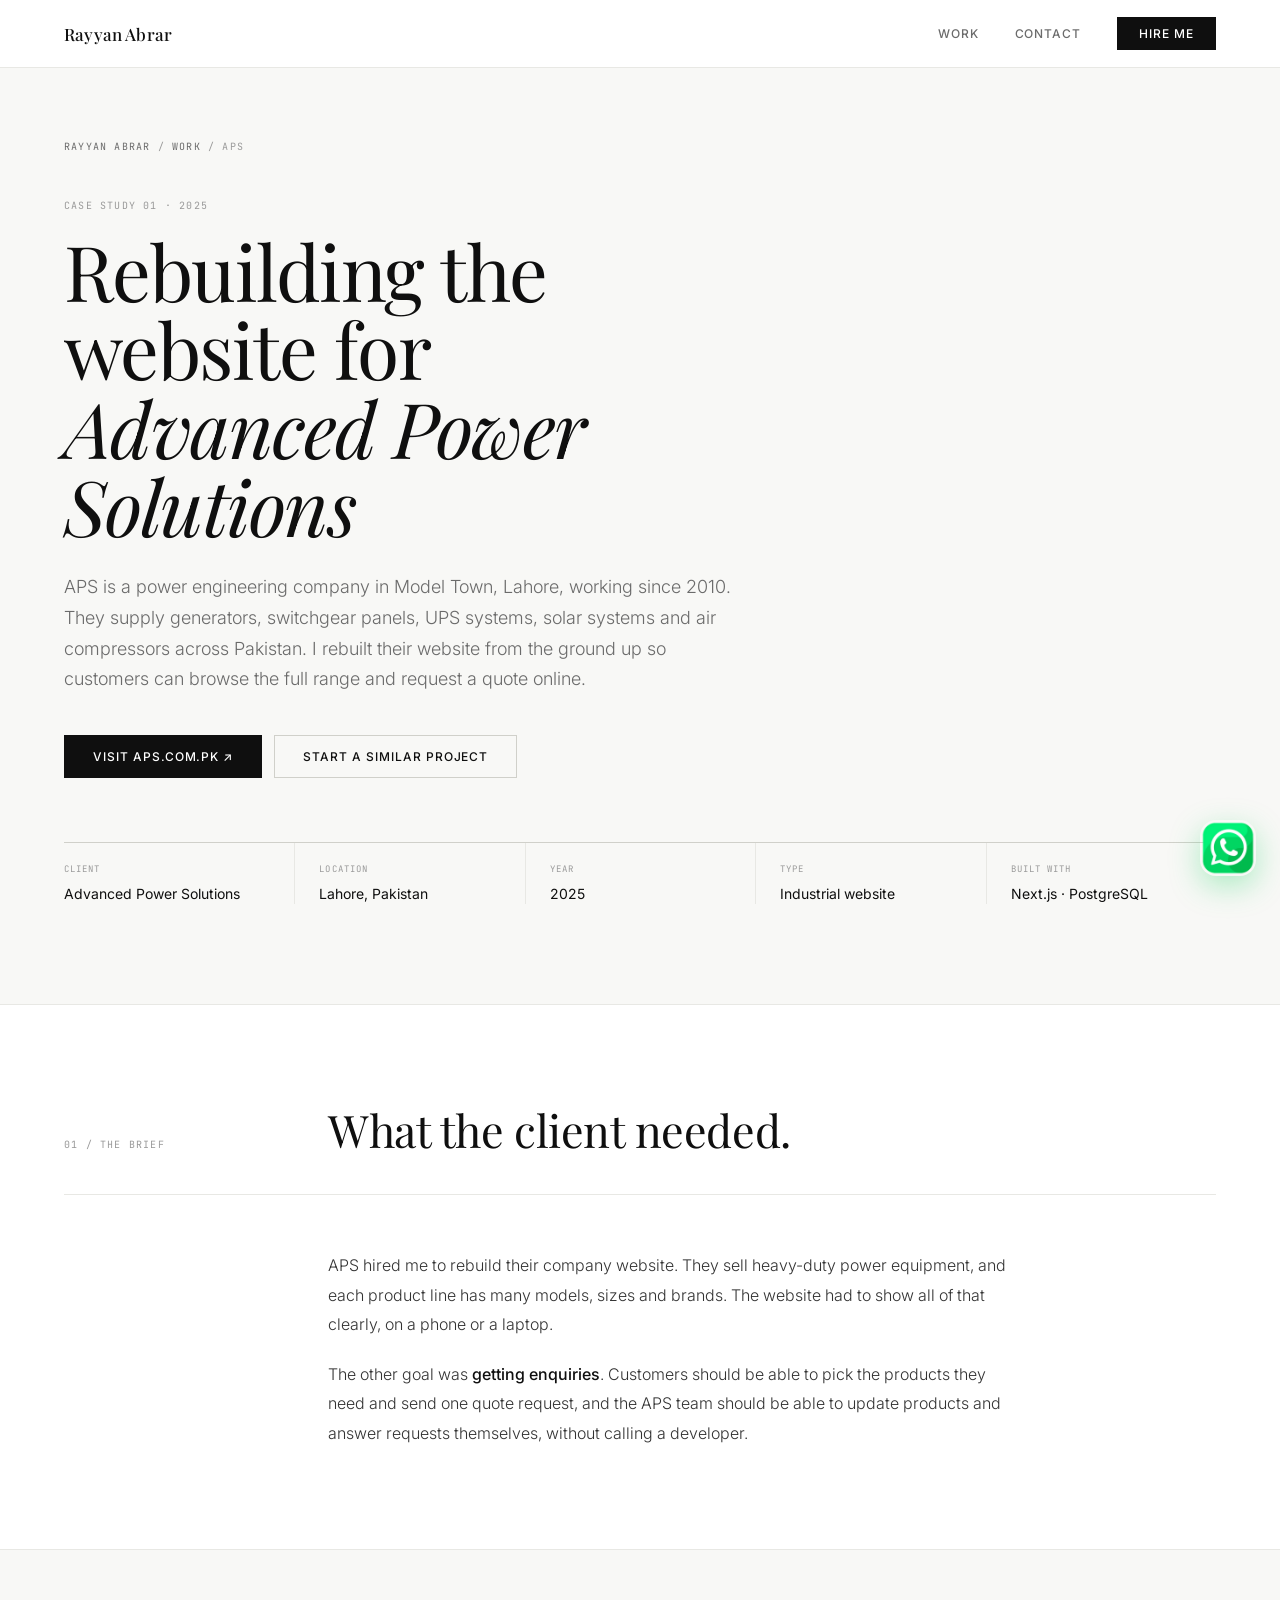
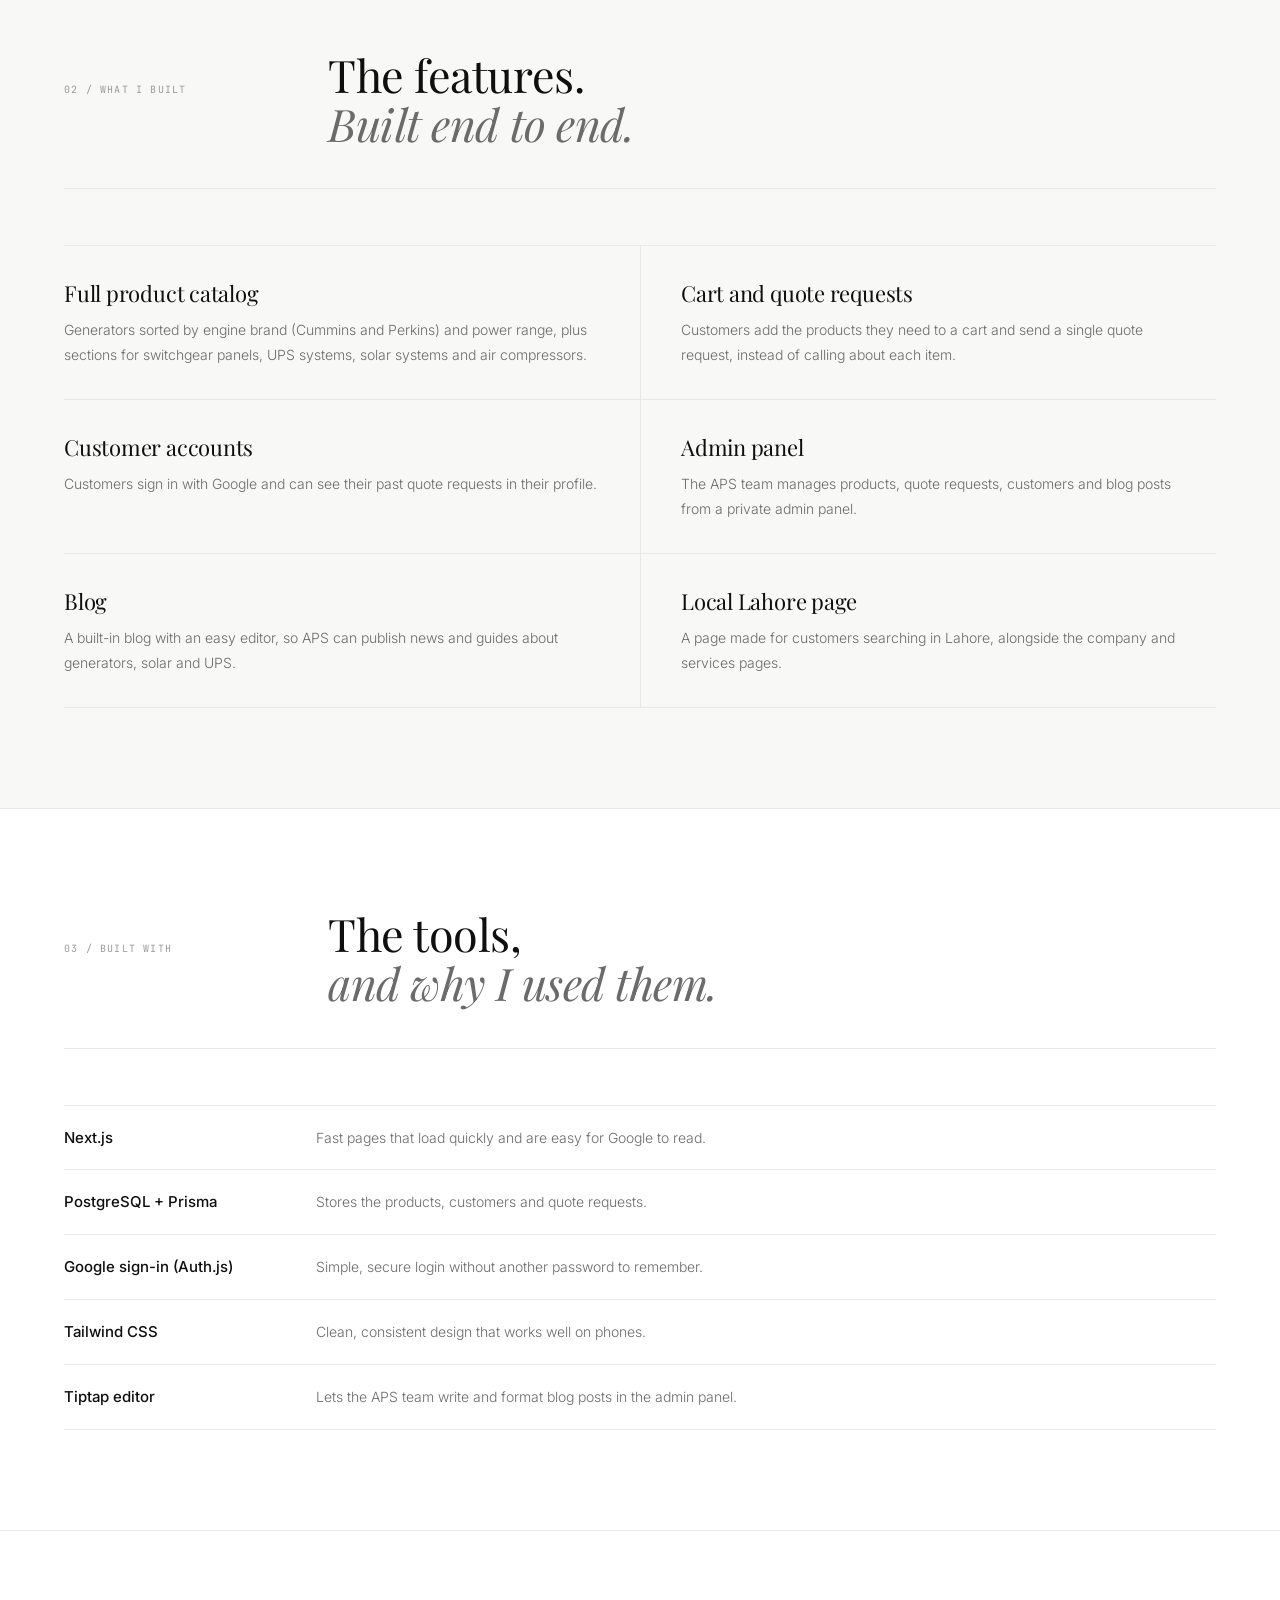
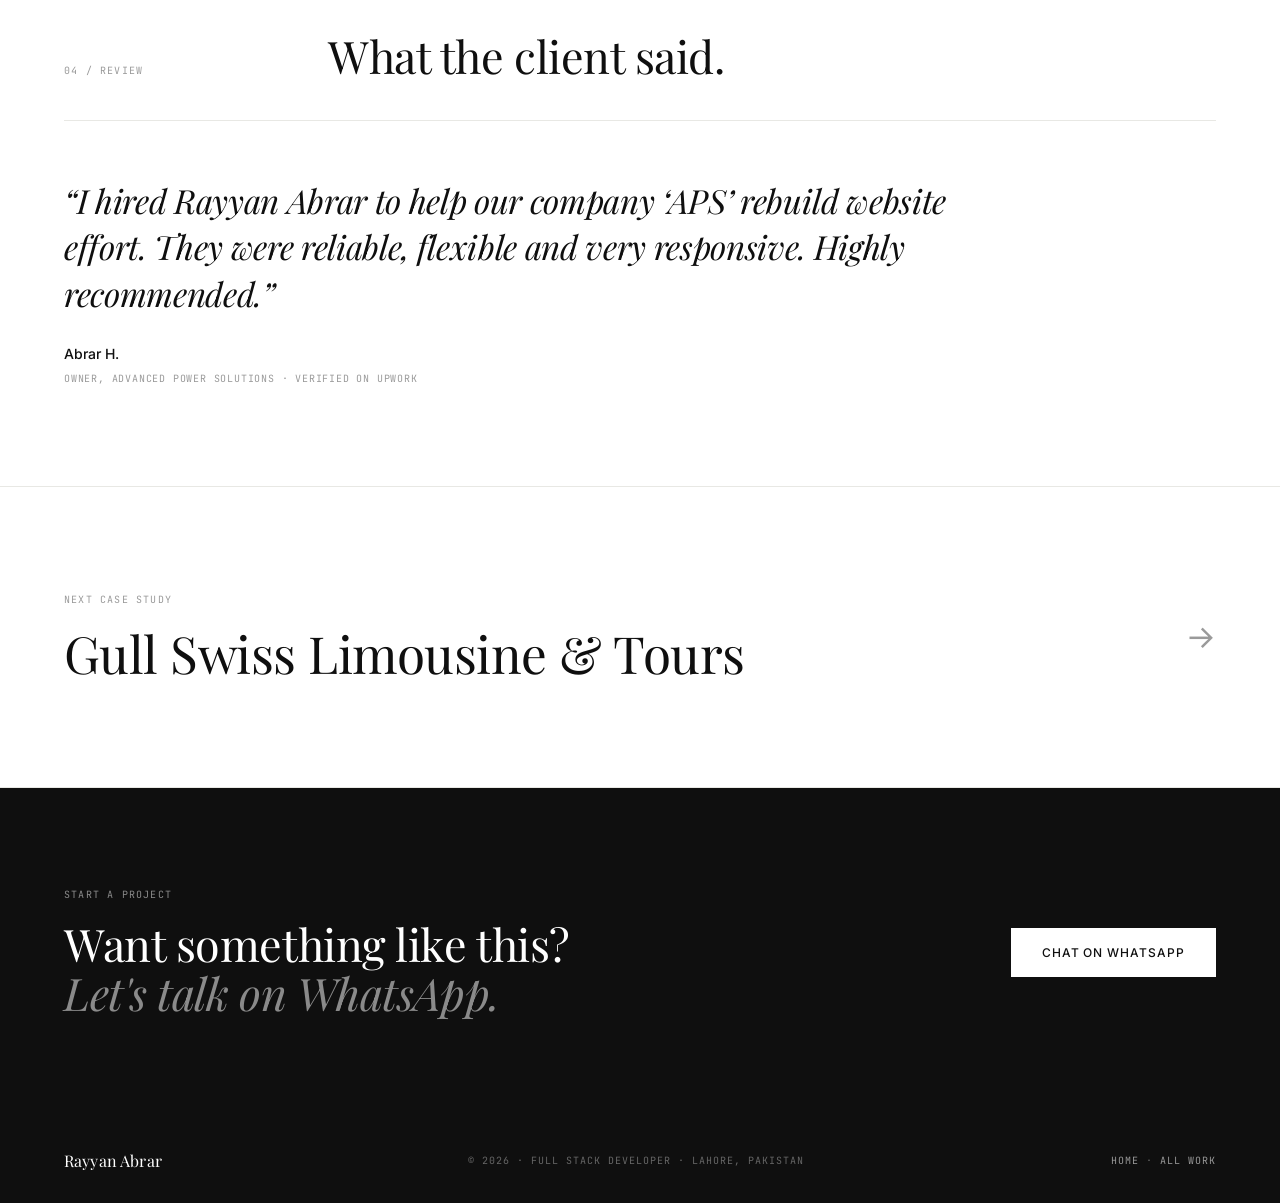
<file: work/advanced-power-solutions/index.html>
<!DOCTYPE html>
<html lang="en">
<head>
<meta charset="UTF-8">
<meta name="viewport" content="width=device-width, initial-scale=1.0">
<link rel="icon" href="/favicon.svg" type="image/svg+xml">
<link rel="icon" href="/favicon-32.png" type="image/png" sizes="32x32">
<link rel="apple-touch-icon" href="/apple-touch-icon.png">
<title>Advanced Power Solutions (APS) Website | Case Study by Rayyan Abrar</title>
<meta name="description" content="How Rayyan Abrar rebuilt the website for Advanced Power Solutions (APS), a generator, solar and UPS company in Model Town, Lahore: product catalog, quote requests, customer accounts and an admin panel.">
<meta name="author" content="Rayyan Abrar">
<link rel="canonical" href="https://rayyan-abrar.netlify.app/work/advanced-power-solutions/">

<meta property="og:type" content="article">
<meta property="og:site_name" content="Rayyan Abrar">
<meta property="og:url" content="https://rayyan-abrar.netlify.app/work/advanced-power-solutions/">
<meta property="og:title" content="Advanced Power Solutions (APS) Website | Case Study by Rayyan Abrar">
<meta property="og:description" content="How Rayyan Abrar rebuilt the website for Advanced Power Solutions (APS), a generator, solar and UPS company in Model Town, Lahore: product catalog, quote requests, customer accounts and an admin panel.">
<meta property="og:image" content="https://rayyan-abrar.netlify.app/og-image.png">
<meta property="og:image:width" content="1200">
<meta property="og:image:height" content="630">
<meta name="twitter:card" content="summary_large_image">
<meta name="twitter:title" content="Advanced Power Solutions (APS) Website | Case Study by Rayyan Abrar">
<meta name="twitter:description" content="How Rayyan Abrar rebuilt the website for Advanced Power Solutions (APS), a generator, solar and UPS company in Model Town, Lahore: product catalog, quote requests, customer accounts and an admin panel.">
<meta name="twitter:image" content="https://rayyan-abrar.netlify.app/og-image.png">

<script type="application/ld+json">
{
  "@context": "https://schema.org",
  "@graph": [
    {
      "@type": "WebPage",
      "@id": "https://rayyan-abrar.netlify.app/work/advanced-power-solutions/#webpage",
      "url": "https://rayyan-abrar.netlify.app/work/advanced-power-solutions/",
      "name": "Advanced Power Solutions (APS) Website | Case Study by Rayyan Abrar",
      "description": "How Rayyan Abrar rebuilt the website for Advanced Power Solutions (APS), a generator, solar and UPS company in Model Town, Lahore: product catalog, quote requests, customer accounts and an admin panel.",
      "inLanguage": "en",
      "datePublished": "2026-11-27",
      "dateModified": "2026-11-27",
      "isPartOf": {
        "@id": "https://rayyan-abrar.netlify.app/#website"
      },
      "about": {
        "@id": "https://rayyan-abrar.netlify.app/work/advanced-power-solutions/#project"
      },
      "author": {
        "@id": "https://rayyan-abrar.netlify.app/#person"
      },
      "breadcrumb": {
        "@id": "https://rayyan-abrar.netlify.app/work/advanced-power-solutions/#breadcrumb"
      }
    },
    {
      "@type": "WebSite",
      "@id": "https://rayyan-abrar.netlify.app/work/advanced-power-solutions/#project",
      "name": "Advanced Power Solutions (APS)",
      "url": "https://aps.com.pk/",
      "description": "How Rayyan Abrar rebuilt the website for Advanced Power Solutions (APS), a generator, solar and UPS company in Model Town, Lahore: product catalog, quote requests, customer accounts and an admin panel.",
      "dateCreated": "2025",
      "keywords": "industrial website, generator company website, quote request system, Lahore, Next.js",
      "creator": {
        "@id": "https://rayyan-abrar.netlify.app/#person"
      },
      "subjectOf": {
        "@id": "https://rayyan-abrar.netlify.app/work/advanced-power-solutions/#webpage"
      },
      "about": {
        "@type": "Organization",
        "name": "Advanced Power Solutions",
        "url": "https://aps.com.pk/",
        "address": {
          "@type": "PostalAddress",
          "addressLocality": "Lahore",
          "addressCountry": "PK"
        }
      }
    },
    {
      "@type": "Person",
      "@id": "https://rayyan-abrar.netlify.app/#person",
      "name": "Rayyan Abrar",
      "url": "https://rayyan-abrar.netlify.app/",
      "jobTitle": "Full Stack Developer"
    },
    {
      "@type": "BreadcrumbList",
      "@id": "https://rayyan-abrar.netlify.app/work/advanced-power-solutions/#breadcrumb",
      "itemListElement": [
        {
          "@type": "ListItem",
          "position": 1,
          "name": "Rayyan Abrar",
          "item": "https://rayyan-abrar.netlify.app/"
        },
        {
          "@type": "ListItem",
          "position": 2,
          "name": "Work",
          "item": "https://rayyan-abrar.netlify.app/#work"
        },
        {
          "@type": "ListItem",
          "position": 3,
          "name": "Advanced Power Solutions (APS)",
          "item": "https://rayyan-abrar.netlify.app/work/advanced-power-solutions/"
        }
      ]
    }
  ]
}
</script>
<link rel="preconnect" href="https://fonts.googleapis.com">
<link rel="preconnect" href="https://fonts.gstatic.com" crossorigin>
<link href="https://fonts.googleapis.com/css2?family=Playfair+Display:ital,wght@0,400;0,500;1,400&family=Inter:wght@300;400;500&family=JetBrains+Mono:wght@400&display=swap" rel="stylesheet">
<link rel="stylesheet" href="/work/work.css">
</head>
<body>

<nav>
  <a href="/" class="nav-brand">Rayyan Abrar</a>
  <div class="nav-links">
    <a href="/#work">Work</a>
    <a href="/#contact">Contact</a>
    <a href="https://wa.me/923234267068?text=Hi%20Rayyan%2C%20I%20saw%20your%20case%20study%20and%20would%20like%20to%20discuss%20a%20project%20with%20you." target="_blank" rel="noopener" class="nav-contact">Hire Me</a>
  </div>
</nav>

<!-- HERO -->
<header class="section cs-hero">
  <div class="cs-crumb"><a href="/">Rayyan Abrar</a> / <a href="/#work">Work</a> / APS</div>
  <span class="sec-index">Case study 01 · 2025</span>
  <h1 class="cs-title">Rebuilding the website for <em>Advanced Power Solutions</em></h1>
  <p class="cs-lead">APS is a power engineering company in Model Town, Lahore, working since 2010. They supply generators, switchgear panels, UPS systems, solar systems and air compressors across Pakistan. I rebuilt their website from the ground up so customers can browse the full range and request a quote online.</p>
  <div class="cs-ctas">
    <a href="https://aps.com.pk/" target="_blank" rel="noopener" class="btn-primary">Visit aps.com.pk ↗</a>
    <a href="https://wa.me/923234267068?text=Hi%20Rayyan%2C%20I%20saw%20your%20case%20study%20and%20would%20like%20to%20discuss%20a%20project%20with%20you." target="_blank" rel="noopener" class="btn-secondary">Start a similar project</a>
  </div>
  <dl class="cs-facts">
      <div class="cs-fact"><dt>Client</dt><dd>Advanced Power Solutions</dd></div>
      <div class="cs-fact"><dt>Location</dt><dd>Lahore, Pakistan</dd></div>
      <div class="cs-fact"><dt>Year</dt><dd>2025</dd></div>
      <div class="cs-fact"><dt>Type</dt><dd>Industrial website</dd></div>
      <div class="cs-fact"><dt>Built with</dt><dd>Next.js · PostgreSQL</dd></div>
  </dl>
</header>

<!-- THE BRIEF -->
<section class="section">
  <div class="sec-header">
    <span class="sec-index">01 / The brief</span>
    <h2 class="sec-title">What the client needed.</h2>
  </div>
  <div class="cs-body">
    <div></div>
    <div class="cs-prose">
      <p>APS hired me to rebuild their company website. They sell heavy-duty power equipment, and each product line has many models, sizes and brands. The website had to show all of that clearly, on a phone or a laptop.</p>
      <p>The other goal was <strong>getting enquiries</strong>. Customers should be able to pick the products they need and send one quote request, and the APS team should be able to update products and answer requests themselves, without calling a developer.</p>
    </div>
  </div>
</section>

<!-- WHAT I BUILT -->
<section class="section" style="background:var(--off)">
  <div class="sec-header">
    <span class="sec-index">02 / What I built</span>
    <h2 class="sec-title">The features.<br><em>Built end to end.</em></h2>
  </div>
  <div class="cs-features">
    <div class="cs-feature">
      <h3>Full product catalog</h3>
      <p>Generators sorted by engine brand (Cummins and Perkins) and power range, plus sections for switchgear panels, UPS systems, solar systems and air compressors.</p>
    </div>
    <div class="cs-feature">
      <h3>Cart and quote requests</h3>
      <p>Customers add the products they need to a cart and send a single quote request, instead of calling about each item.</p>
    </div>
    <div class="cs-feature">
      <h3>Customer accounts</h3>
      <p>Customers sign in with Google and can see their past quote requests in their profile.</p>
    </div>
    <div class="cs-feature">
      <h3>Admin panel</h3>
      <p>The APS team manages products, quote requests, customers and blog posts from a private admin panel.</p>
    </div>
    <div class="cs-feature">
      <h3>Blog</h3>
      <p>A built-in blog with an easy editor, so APS can publish news and guides about generators, solar and UPS.</p>
    </div>
    <div class="cs-feature">
      <h3>Local Lahore page</h3>
      <p>A page made for customers searching in Lahore, alongside the company and services pages.</p>
    </div>
  </div>
</section>

<!-- TECH -->
<section class="section">
  <div class="sec-header">
    <span class="sec-index">03 / Built with</span>
    <h2 class="sec-title">The tools,<br><em>and why I used them.</em></h2>
  </div>
  <div class="cs-stack">
    <div class="cs-stack-row"><span class="cs-stack-name">Next.js</span><span class="cs-stack-why">Fast pages that load quickly and are easy for Google to read.</span></div>
    <div class="cs-stack-row"><span class="cs-stack-name">PostgreSQL + Prisma</span><span class="cs-stack-why">Stores the products, customers and quote requests.</span></div>
    <div class="cs-stack-row"><span class="cs-stack-name">Google sign-in (Auth.js)</span><span class="cs-stack-why">Simple, secure login without another password to remember.</span></div>
    <div class="cs-stack-row"><span class="cs-stack-name">Tailwind CSS</span><span class="cs-stack-why">Clean, consistent design that works well on phones.</span></div>
    <div class="cs-stack-row"><span class="cs-stack-name">Tiptap editor</span><span class="cs-stack-why">Lets the APS team write and format blog posts in the admin panel.</span></div>
  </div>
</section>

<!-- CLIENT REVIEW -->
<section class="section">
  <div class="sec-header">
    <span class="sec-index">04 / Review</span>
    <h2 class="sec-title">What the client said.</h2>
  </div>
  <figure class="cs-quote">
    <blockquote>“I hired Rayyan Abrar to help our company ‘APS’ rebuild website effort. They were reliable, flexible and very responsive. Highly recommended.”</blockquote>
    <figcaption><span class="q-name">Abrar H.</span><span class="q-co">Owner, Advanced Power Solutions · Verified on Upwork</span></figcaption>
  </figure>
</section>

<!-- NEXT PROJECT -->
<section class="section">
  <a class="cs-next" href="/work/gull-swiss-limousine/">
    <span>
      <span class="sec-index">Next case study</span>
      <span class="cs-next-name">Gull Swiss Limousine &amp; Tours</span>
    </span>
    <span class="cs-next-arrow" aria-hidden="true">→</span>
  </a>
</section>

<!-- WHATSAPP CTA -->
<section class="section wa-band">
  <div class="wa-band-inner">
    <div>
      <span class="sec-index">Start a project</span>
      <h2 class="sec-title">Want something like this?<br><em>Let's talk on WhatsApp.</em></h2>
    </div>
    <a href="https://wa.me/923234267068?text=Hi%20Rayyan%2C%20I%20saw%20your%20case%20study%20and%20would%20like%20to%20discuss%20a%20project%20with%20you." target="_blank" rel="noopener" class="btn-primary">Chat on WhatsApp</a>
  </div>
</section>

<footer>
  <div class="foot-name">Rayyan Abrar</div>
  <div class="foot-copy">© 2026 · Full Stack Developer · Lahore, Pakistan</div>
  <div class="foot-copy"><a href="/">Home</a> · <a href="/#work">All work</a></div>
</footer>

<a href="https://wa.me/923234267068?text=Hi%20Rayyan%2C%20I%20saw%20your%20case%20study%20and%20would%20like%20to%20discuss%20a%20project%20with%20you." target="_blank" rel="noopener" class="wa-float" aria-label="Chat with Rayyan on WhatsApp">
  <img src="/whatsapp_logo.webp" alt="WhatsApp" width="56" height="56">
</a>

</body>
</html>
</file>
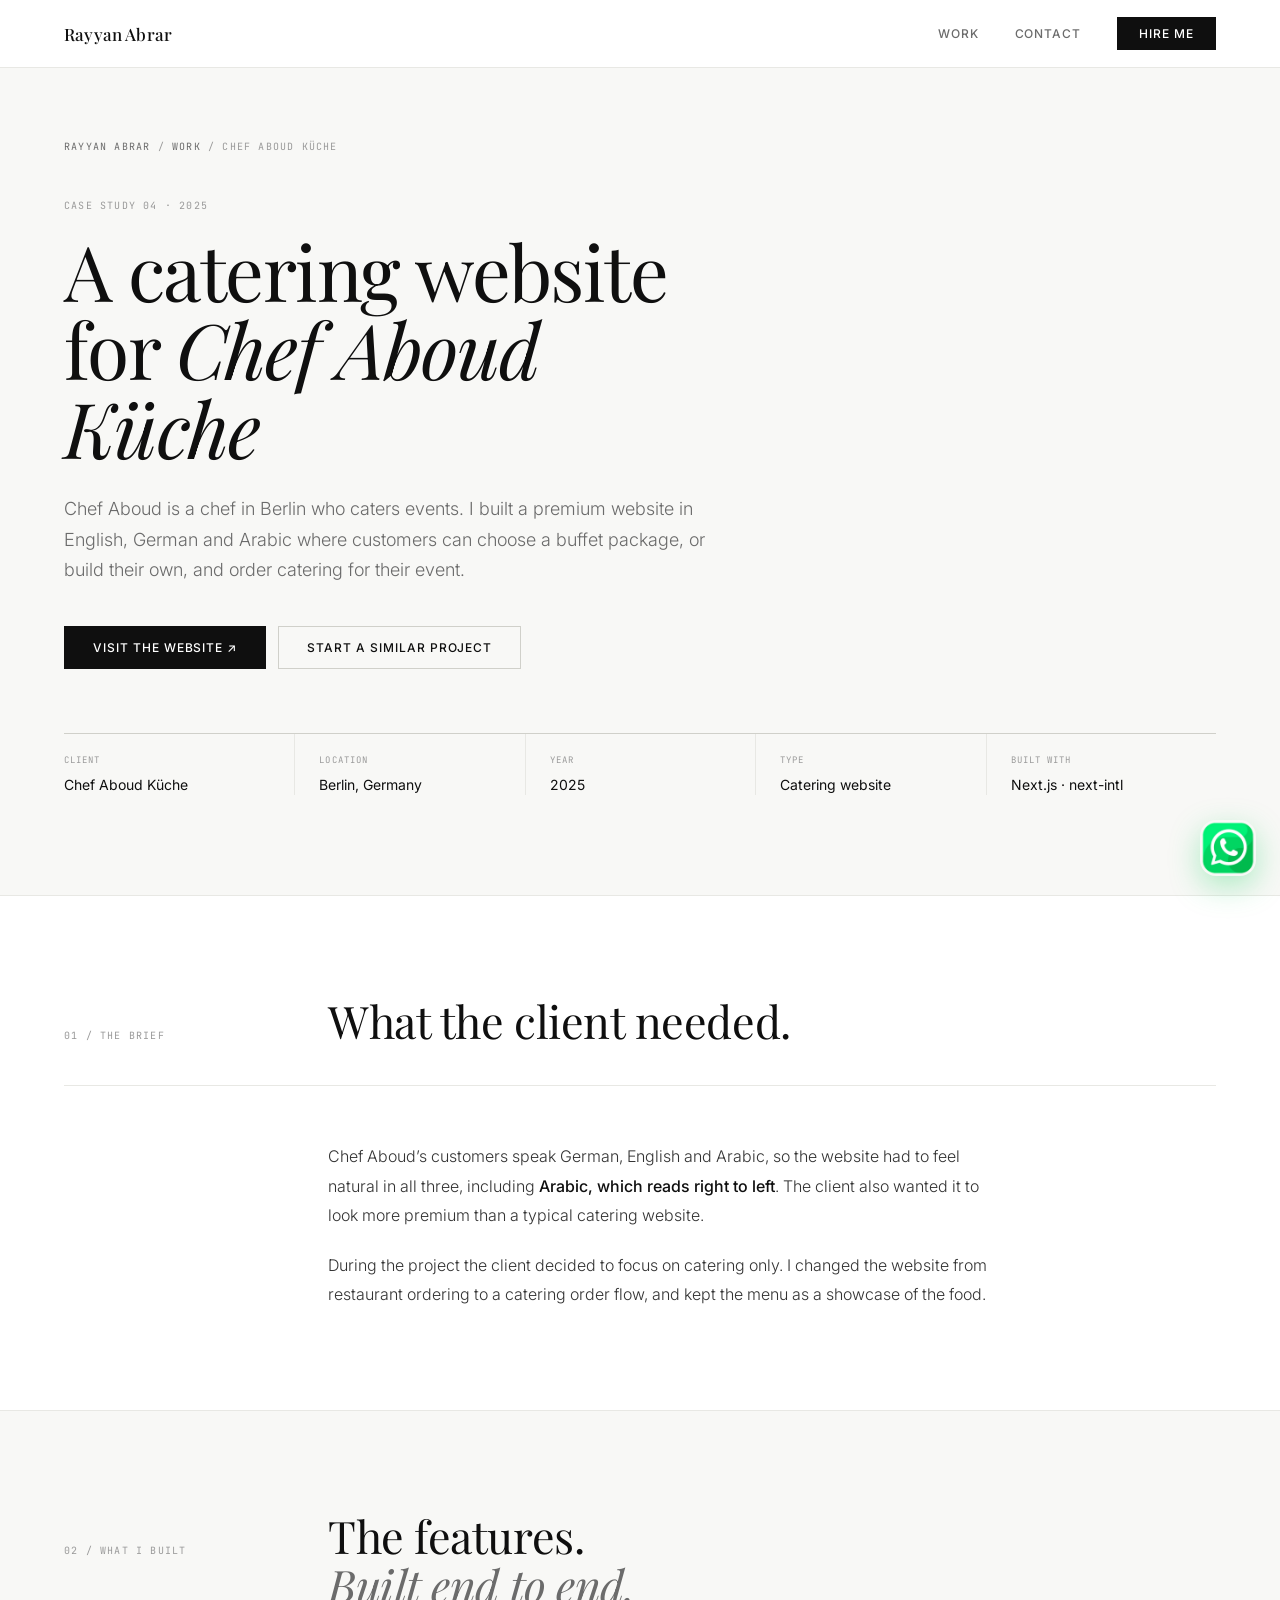
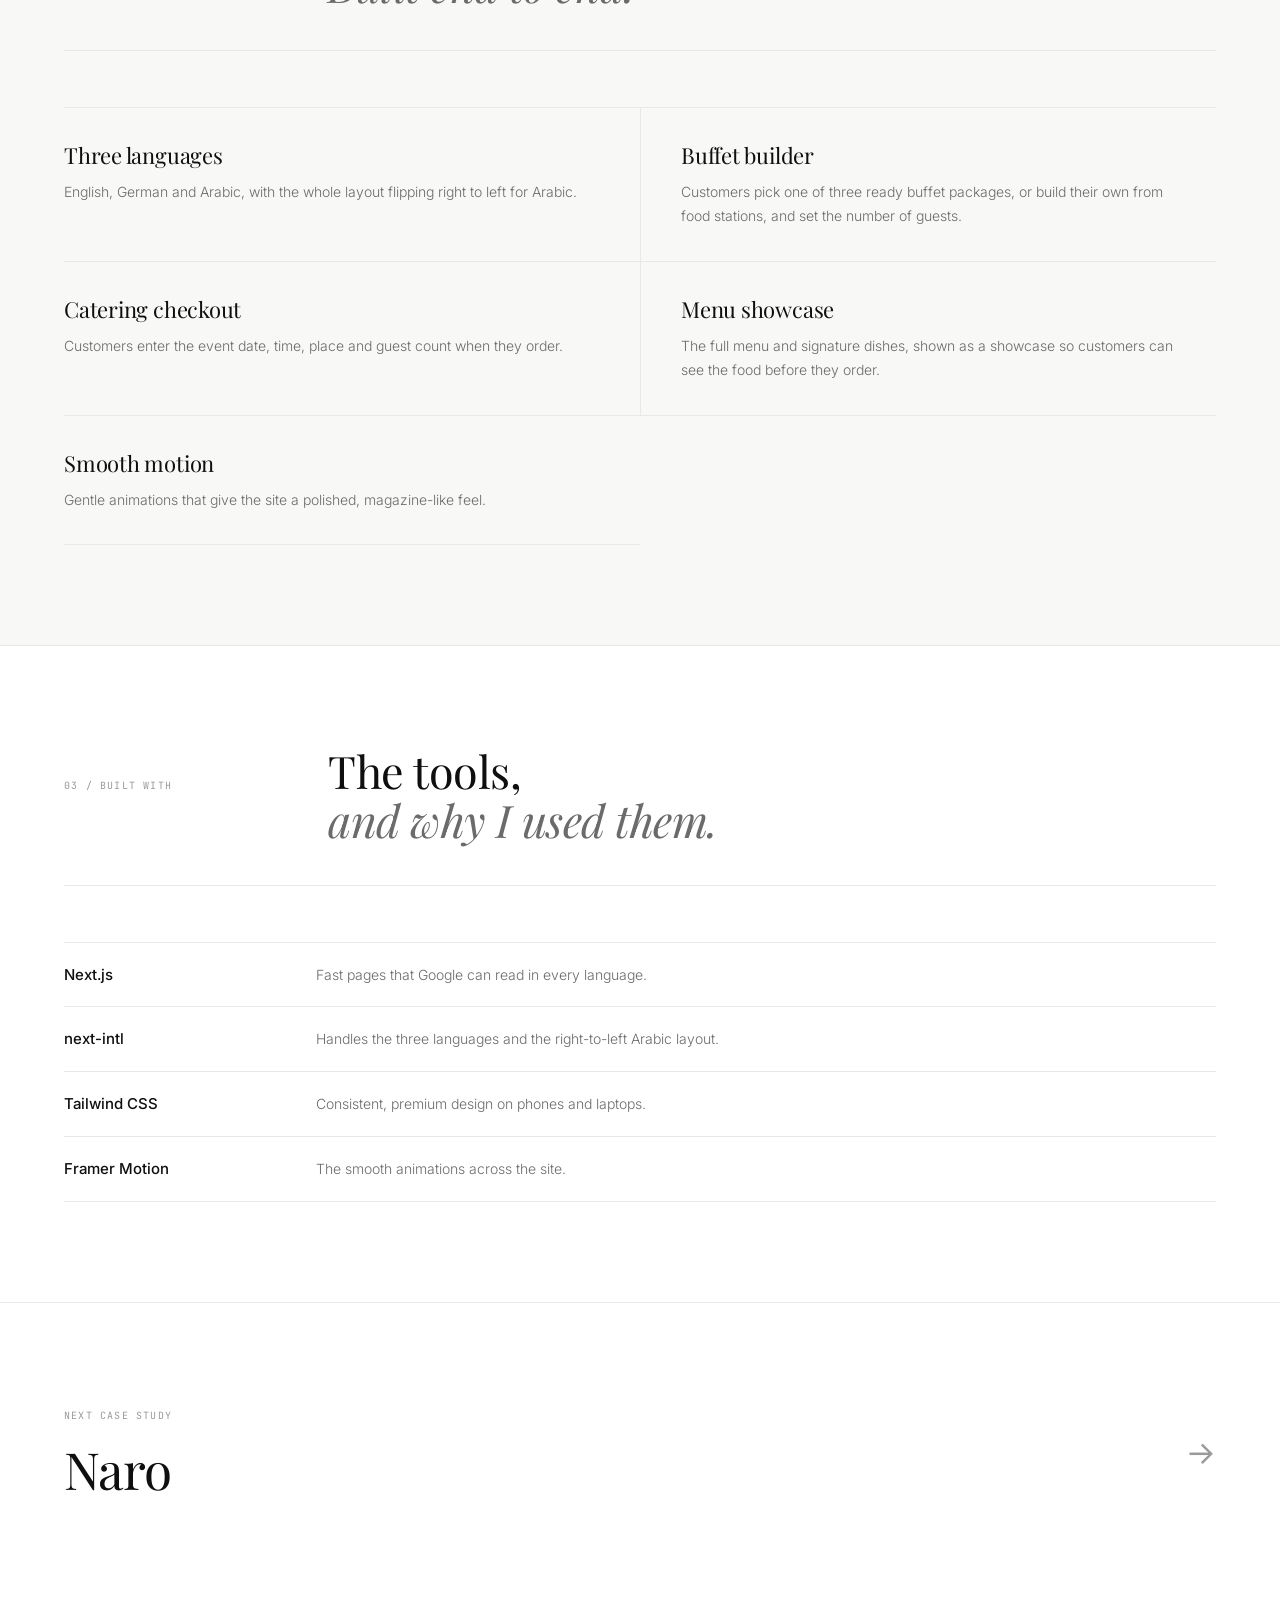
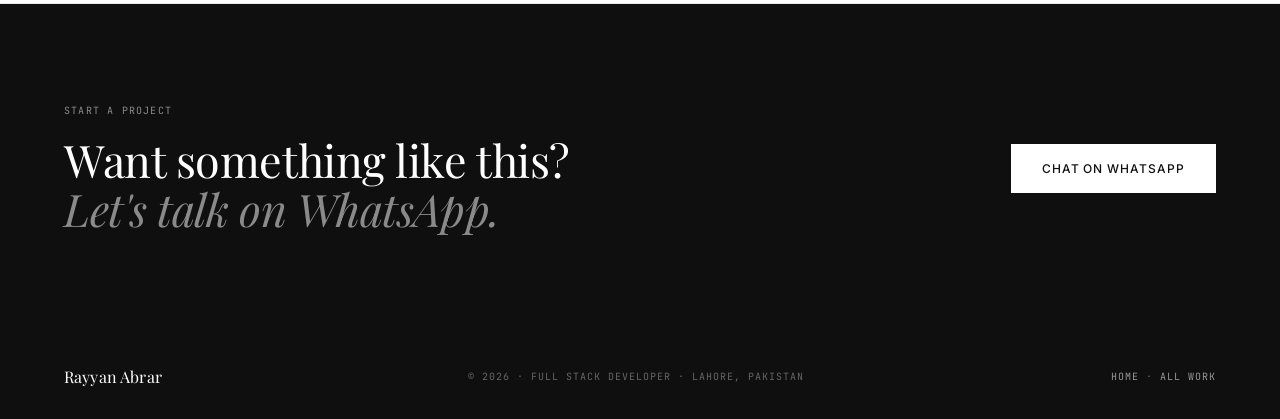
<file: work/chef-aboud/index.html>
<!DOCTYPE html>
<html lang="en">
<head>
<meta charset="UTF-8">
<meta name="viewport" content="width=device-width, initial-scale=1.0">
<link rel="icon" href="/favicon.svg" type="image/svg+xml">
<link rel="icon" href="/favicon-32.png" type="image/png" sizes="32x32">
<link rel="apple-touch-icon" href="/apple-touch-icon.png">
<title>Chef Aboud Küche Catering Website, Berlin | Case Study by Rayyan Abrar</title>
<meta name="description" content="A catering website for Chef Aboud Küche in Berlin, built by Rayyan Abrar in English, German and Arabic, with a buffet builder that lets customers plan and order catering for their event.">
<meta name="author" content="Rayyan Abrar">
<link rel="canonical" href="https://rayyan-abrar.netlify.app/work/chef-aboud/">

<meta property="og:type" content="article">
<meta property="og:site_name" content="Rayyan Abrar">
<meta property="og:url" content="https://rayyan-abrar.netlify.app/work/chef-aboud/">
<meta property="og:title" content="Chef Aboud Küche Catering Website, Berlin | Case Study by Rayyan Abrar">
<meta property="og:description" content="A catering website for Chef Aboud Küche in Berlin, built by Rayyan Abrar in English, German and Arabic, with a buffet builder that lets customers plan and order catering for their event.">
<meta property="og:image" content="https://rayyan-abrar.netlify.app/og-image.png">
<meta property="og:image:width" content="1200">
<meta property="og:image:height" content="630">
<meta name="twitter:card" content="summary_large_image">
<meta name="twitter:title" content="Chef Aboud Küche Catering Website, Berlin | Case Study by Rayyan Abrar">
<meta name="twitter:description" content="A catering website for Chef Aboud Küche in Berlin, built by Rayyan Abrar in English, German and Arabic, with a buffet builder that lets customers plan and order catering for their event.">
<meta name="twitter:image" content="https://rayyan-abrar.netlify.app/og-image.png">

<script type="application/ld+json">
{
  "@context": "https://schema.org",
  "@graph": [
    {
      "@type": "WebPage",
      "@id": "https://rayyan-abrar.netlify.app/work/chef-aboud/#webpage",
      "url": "https://rayyan-abrar.netlify.app/work/chef-aboud/",
      "name": "Chef Aboud Küche Catering Website, Berlin | Case Study by Rayyan Abrar",
      "description": "A catering website for Chef Aboud Küche in Berlin, built by Rayyan Abrar in English, German and Arabic, with a buffet builder that lets customers plan and order catering for their event.",
      "inLanguage": "en",
      "datePublished": "2026-11-27",
      "dateModified": "2026-11-27",
      "isPartOf": {
        "@id": "https://rayyan-abrar.netlify.app/#website"
      },
      "about": {
        "@id": "https://rayyan-abrar.netlify.app/work/chef-aboud/#project"
      },
      "author": {
        "@id": "https://rayyan-abrar.netlify.app/#person"
      },
      "breadcrumb": {
        "@id": "https://rayyan-abrar.netlify.app/work/chef-aboud/#breadcrumb"
      }
    },
    {
      "@type": "WebSite",
      "@id": "https://rayyan-abrar.netlify.app/work/chef-aboud/#project",
      "name": "Chef Aboud Küche",
      "url": "https://chefaboud1.vercel.app/en",
      "description": "A catering website for Chef Aboud Küche in Berlin, built by Rayyan Abrar in English, German and Arabic, with a buffet builder that lets customers plan and order catering for their event.",
      "dateCreated": "2025",
      "keywords": "catering website, restaurant website, multilingual website, Arabic RTL website, Berlin",
      "creator": {
        "@id": "https://rayyan-abrar.netlify.app/#person"
      },
      "subjectOf": {
        "@id": "https://rayyan-abrar.netlify.app/work/chef-aboud/#webpage"
      },
      "about": {
        "@type": "Organization",
        "name": "Chef Aboud Küche",
        "address": {
          "@type": "PostalAddress",
          "addressLocality": "Berlin",
          "addressCountry": "DE"
        }
      }
    },
    {
      "@type": "Person",
      "@id": "https://rayyan-abrar.netlify.app/#person",
      "name": "Rayyan Abrar",
      "url": "https://rayyan-abrar.netlify.app/",
      "jobTitle": "Full Stack Developer"
    },
    {
      "@type": "BreadcrumbList",
      "@id": "https://rayyan-abrar.netlify.app/work/chef-aboud/#breadcrumb",
      "itemListElement": [
        {
          "@type": "ListItem",
          "position": 1,
          "name": "Rayyan Abrar",
          "item": "https://rayyan-abrar.netlify.app/"
        },
        {
          "@type": "ListItem",
          "position": 2,
          "name": "Work",
          "item": "https://rayyan-abrar.netlify.app/#work"
        },
        {
          "@type": "ListItem",
          "position": 3,
          "name": "Chef Aboud Küche",
          "item": "https://rayyan-abrar.netlify.app/work/chef-aboud/"
        }
      ]
    }
  ]
}
</script>
<link rel="preconnect" href="https://fonts.googleapis.com">
<link rel="preconnect" href="https://fonts.gstatic.com" crossorigin>
<link href="https://fonts.googleapis.com/css2?family=Playfair+Display:ital,wght@0,400;0,500;1,400&family=Inter:wght@300;400;500&family=JetBrains+Mono:wght@400&display=swap" rel="stylesheet">
<link rel="stylesheet" href="/work/work.css">
</head>
<body>

<nav>
  <a href="/" class="nav-brand">Rayyan Abrar</a>
  <div class="nav-links">
    <a href="/#work">Work</a>
    <a href="/#contact">Contact</a>
    <a href="https://wa.me/923234267068?text=Hi%20Rayyan%2C%20I%20saw%20your%20case%20study%20and%20would%20like%20to%20discuss%20a%20project%20with%20you." target="_blank" rel="noopener" class="nav-contact">Hire Me</a>
  </div>
</nav>

<!-- HERO -->
<header class="section cs-hero">
  <div class="cs-crumb"><a href="/">Rayyan Abrar</a> / <a href="/#work">Work</a> / Chef Aboud Küche</div>
  <span class="sec-index">Case study 04 · 2025</span>
  <h1 class="cs-title">A catering website for <em>Chef Aboud Küche</em></h1>
  <p class="cs-lead">Chef Aboud is a chef in Berlin who caters events. I built a premium website in English, German and Arabic where customers can choose a buffet package, or build their own, and order catering for their event.</p>
  <div class="cs-ctas">
    <a href="https://chefaboud1.vercel.app/en" target="_blank" rel="noopener" class="btn-primary">Visit the website ↗</a>
    <a href="https://wa.me/923234267068?text=Hi%20Rayyan%2C%20I%20saw%20your%20case%20study%20and%20would%20like%20to%20discuss%20a%20project%20with%20you." target="_blank" rel="noopener" class="btn-secondary">Start a similar project</a>
  </div>
  <dl class="cs-facts">
      <div class="cs-fact"><dt>Client</dt><dd>Chef Aboud Küche</dd></div>
      <div class="cs-fact"><dt>Location</dt><dd>Berlin, Germany</dd></div>
      <div class="cs-fact"><dt>Year</dt><dd>2025</dd></div>
      <div class="cs-fact"><dt>Type</dt><dd>Catering website</dd></div>
      <div class="cs-fact"><dt>Built with</dt><dd>Next.js · next-intl</dd></div>
  </dl>
</header>

<!-- THE BRIEF -->
<section class="section">
  <div class="sec-header">
    <span class="sec-index">01 / The brief</span>
    <h2 class="sec-title">What the client needed.</h2>
  </div>
  <div class="cs-body">
    <div></div>
    <div class="cs-prose">
      <p>Chef Aboud’s customers speak German, English and Arabic, so the website had to feel natural in all three, including <strong>Arabic, which reads right to left</strong>. The client also wanted it to look more premium than a typical catering website.</p>
      <p>During the project the client decided to focus on catering only. I changed the website from restaurant ordering to a catering order flow, and kept the menu as a showcase of the food.</p>
    </div>
  </div>
</section>

<!-- WHAT I BUILT -->
<section class="section" style="background:var(--off)">
  <div class="sec-header">
    <span class="sec-index">02 / What I built</span>
    <h2 class="sec-title">The features.<br><em>Built end to end.</em></h2>
  </div>
  <div class="cs-features">
    <div class="cs-feature">
      <h3>Three languages</h3>
      <p>English, German and Arabic, with the whole layout flipping right to left for Arabic.</p>
    </div>
    <div class="cs-feature">
      <h3>Buffet builder</h3>
      <p>Customers pick one of three ready buffet packages, or build their own from food stations, and set the number of guests.</p>
    </div>
    <div class="cs-feature">
      <h3>Catering checkout</h3>
      <p>Customers enter the event date, time, place and guest count when they order.</p>
    </div>
    <div class="cs-feature">
      <h3>Menu showcase</h3>
      <p>The full menu and signature dishes, shown as a showcase so customers can see the food before they order.</p>
    </div>
    <div class="cs-feature">
      <h3>Smooth motion</h3>
      <p>Gentle animations that give the site a polished, magazine-like feel.</p>
    </div>
  </div>
</section>

<!-- TECH -->
<section class="section">
  <div class="sec-header">
    <span class="sec-index">03 / Built with</span>
    <h2 class="sec-title">The tools,<br><em>and why I used them.</em></h2>
  </div>
  <div class="cs-stack">
    <div class="cs-stack-row"><span class="cs-stack-name">Next.js</span><span class="cs-stack-why">Fast pages that Google can read in every language.</span></div>
    <div class="cs-stack-row"><span class="cs-stack-name">next-intl</span><span class="cs-stack-why">Handles the three languages and the right-to-left Arabic layout.</span></div>
    <div class="cs-stack-row"><span class="cs-stack-name">Tailwind CSS</span><span class="cs-stack-why">Consistent, premium design on phones and laptops.</span></div>
    <div class="cs-stack-row"><span class="cs-stack-name">Framer Motion</span><span class="cs-stack-why">The smooth animations across the site.</span></div>
  </div>
</section>

<!-- NEXT PROJECT -->
<section class="section">
  <a class="cs-next" href="/work/naro/">
    <span>
      <span class="sec-index">Next case study</span>
      <span class="cs-next-name">Naro</span>
    </span>
    <span class="cs-next-arrow" aria-hidden="true">→</span>
  </a>
</section>

<!-- WHATSAPP CTA -->
<section class="section wa-band">
  <div class="wa-band-inner">
    <div>
      <span class="sec-index">Start a project</span>
      <h2 class="sec-title">Want something like this?<br><em>Let's talk on WhatsApp.</em></h2>
    </div>
    <a href="https://wa.me/923234267068?text=Hi%20Rayyan%2C%20I%20saw%20your%20case%20study%20and%20would%20like%20to%20discuss%20a%20project%20with%20you." target="_blank" rel="noopener" class="btn-primary">Chat on WhatsApp</a>
  </div>
</section>

<footer>
  <div class="foot-name">Rayyan Abrar</div>
  <div class="foot-copy">© 2026 · Full Stack Developer · Lahore, Pakistan</div>
  <div class="foot-copy"><a href="/">Home</a> · <a href="/#work">All work</a></div>
</footer>

<a href="https://wa.me/923234267068?text=Hi%20Rayyan%2C%20I%20saw%20your%20case%20study%20and%20would%20like%20to%20discuss%20a%20project%20with%20you." target="_blank" rel="noopener" class="wa-float" aria-label="Chat with Rayyan on WhatsApp">
  <img src="/whatsapp_logo.webp" alt="WhatsApp" width="56" height="56">
</a>

</body>
</html>
</file>
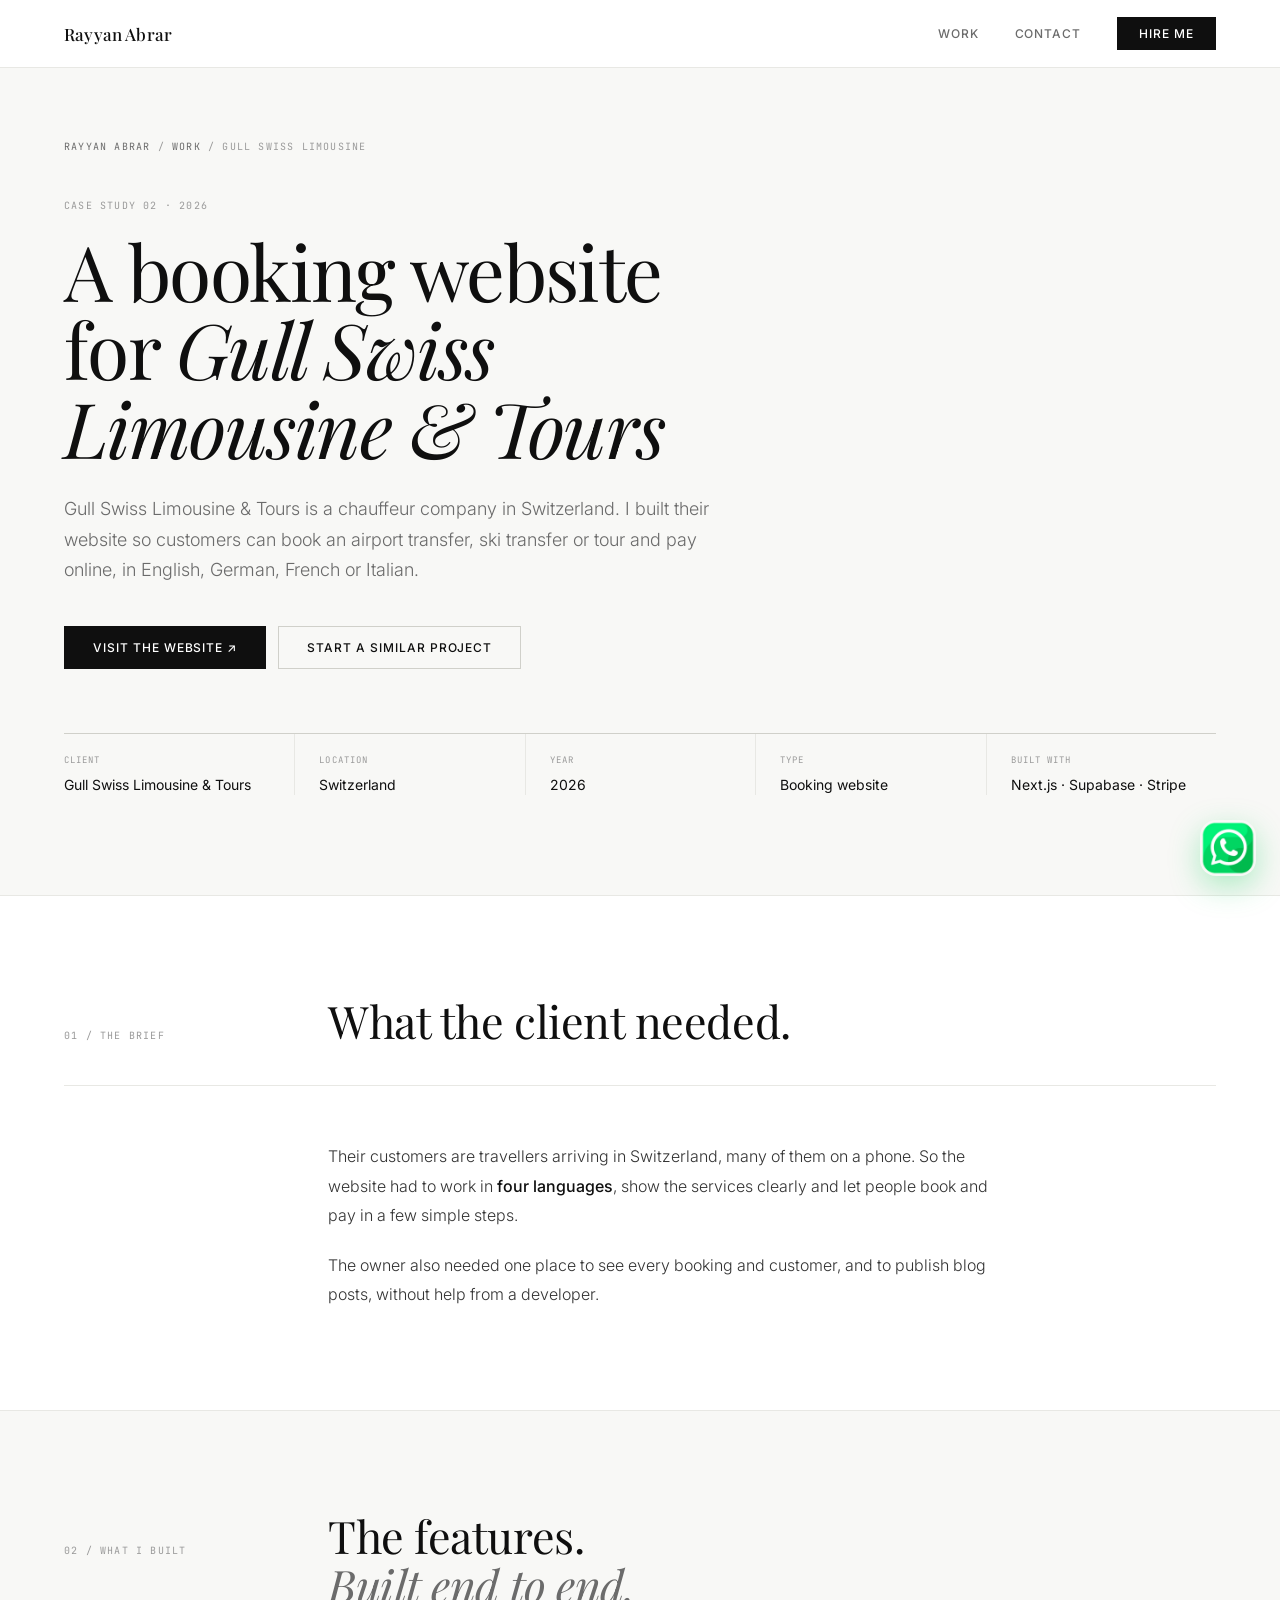
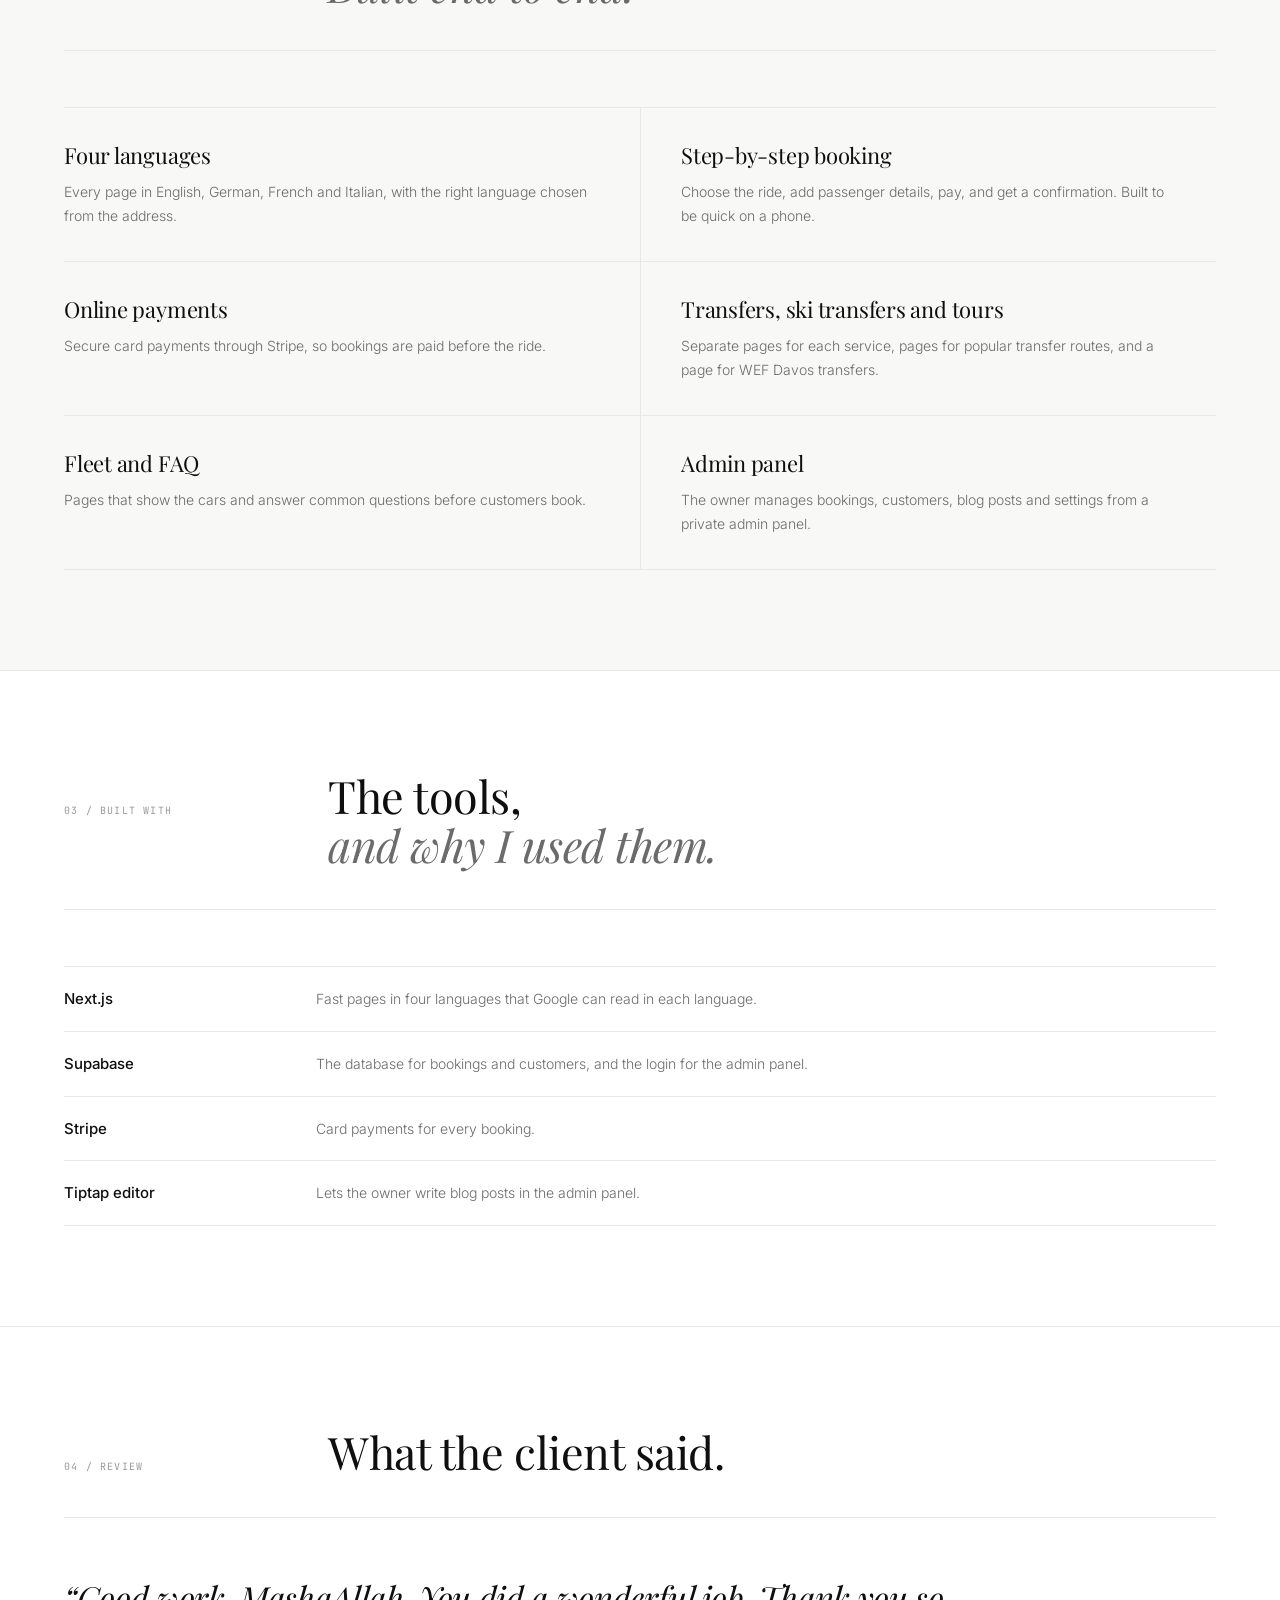
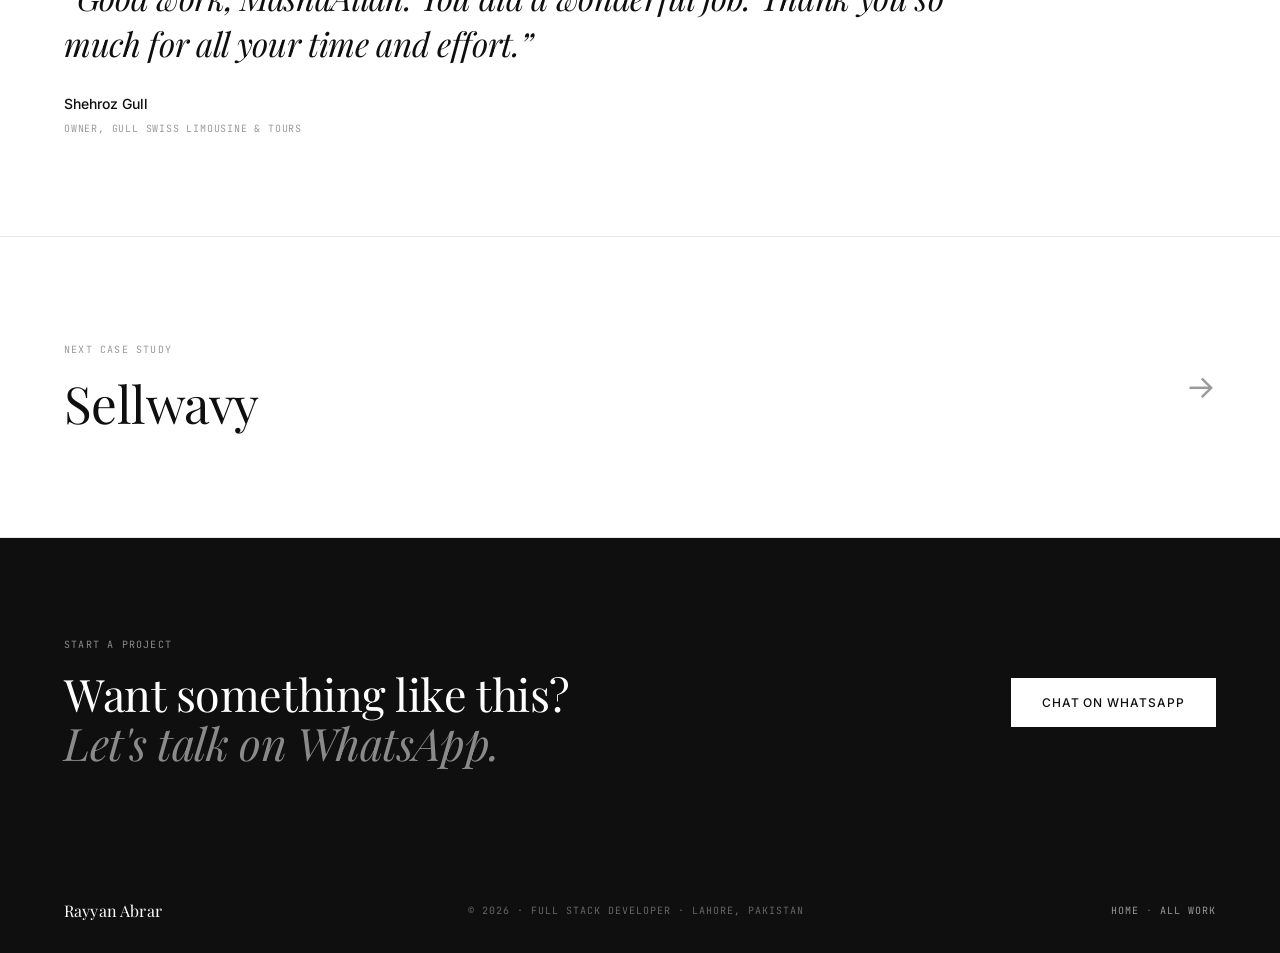
<file: work/gull-swiss-limousine/index.html>
<!DOCTYPE html>
<html lang="en">
<head>
<meta charset="UTF-8">
<meta name="viewport" content="width=device-width, initial-scale=1.0">
<link rel="icon" href="/favicon.svg" type="image/svg+xml">
<link rel="icon" href="/favicon-32.png" type="image/png" sizes="32x32">
<link rel="apple-touch-icon" href="/apple-touch-icon.png">
<title>Gull Swiss Limousine &amp; Tours Booking Website | Case Study by Rayyan Abrar</title>
<meta name="description" content="A booking website in four languages for Gull Swiss Limousine &amp; Tours in Switzerland, built by Rayyan Abrar: airport, ski and WEF Davos transfers, tours, Stripe payments and an admin panel.">
<meta name="author" content="Rayyan Abrar">
<link rel="canonical" href="https://rayyan-abrar.netlify.app/work/gull-swiss-limousine/">

<meta property="og:type" content="article">
<meta property="og:site_name" content="Rayyan Abrar">
<meta property="og:url" content="https://rayyan-abrar.netlify.app/work/gull-swiss-limousine/">
<meta property="og:title" content="Gull Swiss Limousine &amp; Tours Booking Website | Case Study by Rayyan Abrar">
<meta property="og:description" content="A booking website in four languages for Gull Swiss Limousine &amp; Tours in Switzerland, built by Rayyan Abrar: airport, ski and WEF Davos transfers, tours, Stripe payments and an admin panel.">
<meta property="og:image" content="https://rayyan-abrar.netlify.app/og-image.png">
<meta property="og:image:width" content="1200">
<meta property="og:image:height" content="630">
<meta name="twitter:card" content="summary_large_image">
<meta name="twitter:title" content="Gull Swiss Limousine &amp; Tours Booking Website | Case Study by Rayyan Abrar">
<meta name="twitter:description" content="A booking website in four languages for Gull Swiss Limousine &amp; Tours in Switzerland, built by Rayyan Abrar: airport, ski and WEF Davos transfers, tours, Stripe payments and an admin panel.">
<meta name="twitter:image" content="https://rayyan-abrar.netlify.app/og-image.png">

<script type="application/ld+json">
{
  "@context": "https://schema.org",
  "@graph": [
    {
      "@type": "WebPage",
      "@id": "https://rayyan-abrar.netlify.app/work/gull-swiss-limousine/#webpage",
      "url": "https://rayyan-abrar.netlify.app/work/gull-swiss-limousine/",
      "name": "Gull Swiss Limousine & Tours Booking Website | Case Study by Rayyan Abrar",
      "description": "A booking website in four languages for Gull Swiss Limousine & Tours in Switzerland, built by Rayyan Abrar: airport, ski and WEF Davos transfers, tours, Stripe payments and an admin panel.",
      "inLanguage": "en",
      "datePublished": "2026-11-27",
      "dateModified": "2026-11-27",
      "isPartOf": {
        "@id": "https://rayyan-abrar.netlify.app/#website"
      },
      "about": {
        "@id": "https://rayyan-abrar.netlify.app/work/gull-swiss-limousine/#project"
      },
      "author": {
        "@id": "https://rayyan-abrar.netlify.app/#person"
      },
      "breadcrumb": {
        "@id": "https://rayyan-abrar.netlify.app/work/gull-swiss-limousine/#breadcrumb"
      }
    },
    {
      "@type": "WebSite",
      "@id": "https://rayyan-abrar.netlify.app/work/gull-swiss-limousine/#project",
      "name": "Gull Swiss Limousine & Tours",
      "url": "https://www.gullswisslimousine.com/",
      "description": "A booking website in four languages for Gull Swiss Limousine & Tours in Switzerland, built by Rayyan Abrar: airport, ski and WEF Davos transfers, tours, Stripe payments and an admin panel.",
      "dateCreated": "2026",
      "keywords": "booking website, limousine website, multilingual website, Stripe payments, Switzerland",
      "creator": {
        "@id": "https://rayyan-abrar.netlify.app/#person"
      },
      "subjectOf": {
        "@id": "https://rayyan-abrar.netlify.app/work/gull-swiss-limousine/#webpage"
      },
      "about": {
        "@type": "Organization",
        "name": "Gull Swiss Limousine & Tours",
        "url": "https://www.gullswisslimousine.com/",
        "address": {
          "@type": "PostalAddress",
          "addressCountry": "CH"
        }
      }
    },
    {
      "@type": "Person",
      "@id": "https://rayyan-abrar.netlify.app/#person",
      "name": "Rayyan Abrar",
      "url": "https://rayyan-abrar.netlify.app/",
      "jobTitle": "Full Stack Developer"
    },
    {
      "@type": "BreadcrumbList",
      "@id": "https://rayyan-abrar.netlify.app/work/gull-swiss-limousine/#breadcrumb",
      "itemListElement": [
        {
          "@type": "ListItem",
          "position": 1,
          "name": "Rayyan Abrar",
          "item": "https://rayyan-abrar.netlify.app/"
        },
        {
          "@type": "ListItem",
          "position": 2,
          "name": "Work",
          "item": "https://rayyan-abrar.netlify.app/#work"
        },
        {
          "@type": "ListItem",
          "position": 3,
          "name": "Gull Swiss Limousine & Tours",
          "item": "https://rayyan-abrar.netlify.app/work/gull-swiss-limousine/"
        }
      ]
    }
  ]
}
</script>
<link rel="preconnect" href="https://fonts.googleapis.com">
<link rel="preconnect" href="https://fonts.gstatic.com" crossorigin>
<link href="https://fonts.googleapis.com/css2?family=Playfair+Display:ital,wght@0,400;0,500;1,400&family=Inter:wght@300;400;500&family=JetBrains+Mono:wght@400&display=swap" rel="stylesheet">
<link rel="stylesheet" href="/work/work.css">
</head>
<body>

<nav>
  <a href="/" class="nav-brand">Rayyan Abrar</a>
  <div class="nav-links">
    <a href="/#work">Work</a>
    <a href="/#contact">Contact</a>
    <a href="https://wa.me/923234267068?text=Hi%20Rayyan%2C%20I%20saw%20your%20case%20study%20and%20would%20like%20to%20discuss%20a%20project%20with%20you." target="_blank" rel="noopener" class="nav-contact">Hire Me</a>
  </div>
</nav>

<!-- HERO -->
<header class="section cs-hero">
  <div class="cs-crumb"><a href="/">Rayyan Abrar</a> / <a href="/#work">Work</a> / Gull Swiss Limousine</div>
  <span class="sec-index">Case study 02 · 2026</span>
  <h1 class="cs-title">A booking website for <em>Gull Swiss Limousine &amp; Tours</em></h1>
  <p class="cs-lead">Gull Swiss Limousine &amp; Tours is a chauffeur company in Switzerland. I built their website so customers can book an airport transfer, ski transfer or tour and pay online, in English, German, French or Italian.</p>
  <div class="cs-ctas">
    <a href="https://www.gullswisslimousine.com/" target="_blank" rel="noopener" class="btn-primary">Visit the website ↗</a>
    <a href="https://wa.me/923234267068?text=Hi%20Rayyan%2C%20I%20saw%20your%20case%20study%20and%20would%20like%20to%20discuss%20a%20project%20with%20you." target="_blank" rel="noopener" class="btn-secondary">Start a similar project</a>
  </div>
  <dl class="cs-facts">
      <div class="cs-fact"><dt>Client</dt><dd>Gull Swiss Limousine &amp; Tours</dd></div>
      <div class="cs-fact"><dt>Location</dt><dd>Switzerland</dd></div>
      <div class="cs-fact"><dt>Year</dt><dd>2026</dd></div>
      <div class="cs-fact"><dt>Type</dt><dd>Booking website</dd></div>
      <div class="cs-fact"><dt>Built with</dt><dd>Next.js · Supabase · Stripe</dd></div>
  </dl>
</header>

<!-- THE BRIEF -->
<section class="section">
  <div class="sec-header">
    <span class="sec-index">01 / The brief</span>
    <h2 class="sec-title">What the client needed.</h2>
  </div>
  <div class="cs-body">
    <div></div>
    <div class="cs-prose">
      <p>Their customers are travellers arriving in Switzerland, many of them on a phone. So the website had to work in <strong>four languages</strong>, show the services clearly and let people book and pay in a few simple steps.</p>
      <p>The owner also needed one place to see every booking and customer, and to publish blog posts, without help from a developer.</p>
    </div>
  </div>
</section>

<!-- WHAT I BUILT -->
<section class="section" style="background:var(--off)">
  <div class="sec-header">
    <span class="sec-index">02 / What I built</span>
    <h2 class="sec-title">The features.<br><em>Built end to end.</em></h2>
  </div>
  <div class="cs-features">
    <div class="cs-feature">
      <h3>Four languages</h3>
      <p>Every page in English, German, French and Italian, with the right language chosen from the address.</p>
    </div>
    <div class="cs-feature">
      <h3>Step-by-step booking</h3>
      <p>Choose the ride, add passenger details, pay, and get a confirmation. Built to be quick on a phone.</p>
    </div>
    <div class="cs-feature">
      <h3>Online payments</h3>
      <p>Secure card payments through Stripe, so bookings are paid before the ride.</p>
    </div>
    <div class="cs-feature">
      <h3>Transfers, ski transfers and tours</h3>
      <p>Separate pages for each service, pages for popular transfer routes, and a page for WEF Davos transfers.</p>
    </div>
    <div class="cs-feature">
      <h3>Fleet and FAQ</h3>
      <p>Pages that show the cars and answer common questions before customers book.</p>
    </div>
    <div class="cs-feature">
      <h3>Admin panel</h3>
      <p>The owner manages bookings, customers, blog posts and settings from a private admin panel.</p>
    </div>
  </div>
</section>

<!-- TECH -->
<section class="section">
  <div class="sec-header">
    <span class="sec-index">03 / Built with</span>
    <h2 class="sec-title">The tools,<br><em>and why I used them.</em></h2>
  </div>
  <div class="cs-stack">
    <div class="cs-stack-row"><span class="cs-stack-name">Next.js</span><span class="cs-stack-why">Fast pages in four languages that Google can read in each language.</span></div>
    <div class="cs-stack-row"><span class="cs-stack-name">Supabase</span><span class="cs-stack-why">The database for bookings and customers, and the login for the admin panel.</span></div>
    <div class="cs-stack-row"><span class="cs-stack-name">Stripe</span><span class="cs-stack-why">Card payments for every booking.</span></div>
    <div class="cs-stack-row"><span class="cs-stack-name">Tiptap editor</span><span class="cs-stack-why">Lets the owner write blog posts in the admin panel.</span></div>
  </div>
</section>

<!-- CLIENT REVIEW -->
<section class="section">
  <div class="sec-header">
    <span class="sec-index">04 / Review</span>
    <h2 class="sec-title">What the client said.</h2>
  </div>
  <figure class="cs-quote">
    <blockquote>“Good work, MashaAllah. You did a wonderful job. Thank you so much for all your time and effort.”</blockquote>
    <figcaption><span class="q-name">Shehroz Gull</span><span class="q-co">Owner, Gull Swiss Limousine &amp; Tours</span></figcaption>
  </figure>
</section>

<!-- NEXT PROJECT -->
<section class="section">
  <a class="cs-next" href="/work/sellwavy/">
    <span>
      <span class="sec-index">Next case study</span>
      <span class="cs-next-name">Sellwavy</span>
    </span>
    <span class="cs-next-arrow" aria-hidden="true">→</span>
  </a>
</section>

<!-- WHATSAPP CTA -->
<section class="section wa-band">
  <div class="wa-band-inner">
    <div>
      <span class="sec-index">Start a project</span>
      <h2 class="sec-title">Want something like this?<br><em>Let's talk on WhatsApp.</em></h2>
    </div>
    <a href="https://wa.me/923234267068?text=Hi%20Rayyan%2C%20I%20saw%20your%20case%20study%20and%20would%20like%20to%20discuss%20a%20project%20with%20you." target="_blank" rel="noopener" class="btn-primary">Chat on WhatsApp</a>
  </div>
</section>

<footer>
  <div class="foot-name">Rayyan Abrar</div>
  <div class="foot-copy">© 2026 · Full Stack Developer · Lahore, Pakistan</div>
  <div class="foot-copy"><a href="/">Home</a> · <a href="/#work">All work</a></div>
</footer>

<a href="https://wa.me/923234267068?text=Hi%20Rayyan%2C%20I%20saw%20your%20case%20study%20and%20would%20like%20to%20discuss%20a%20project%20with%20you." target="_blank" rel="noopener" class="wa-float" aria-label="Chat with Rayyan on WhatsApp">
  <img src="/whatsapp_logo.webp" alt="WhatsApp" width="56" height="56">
</a>

</body>
</html>
</file>
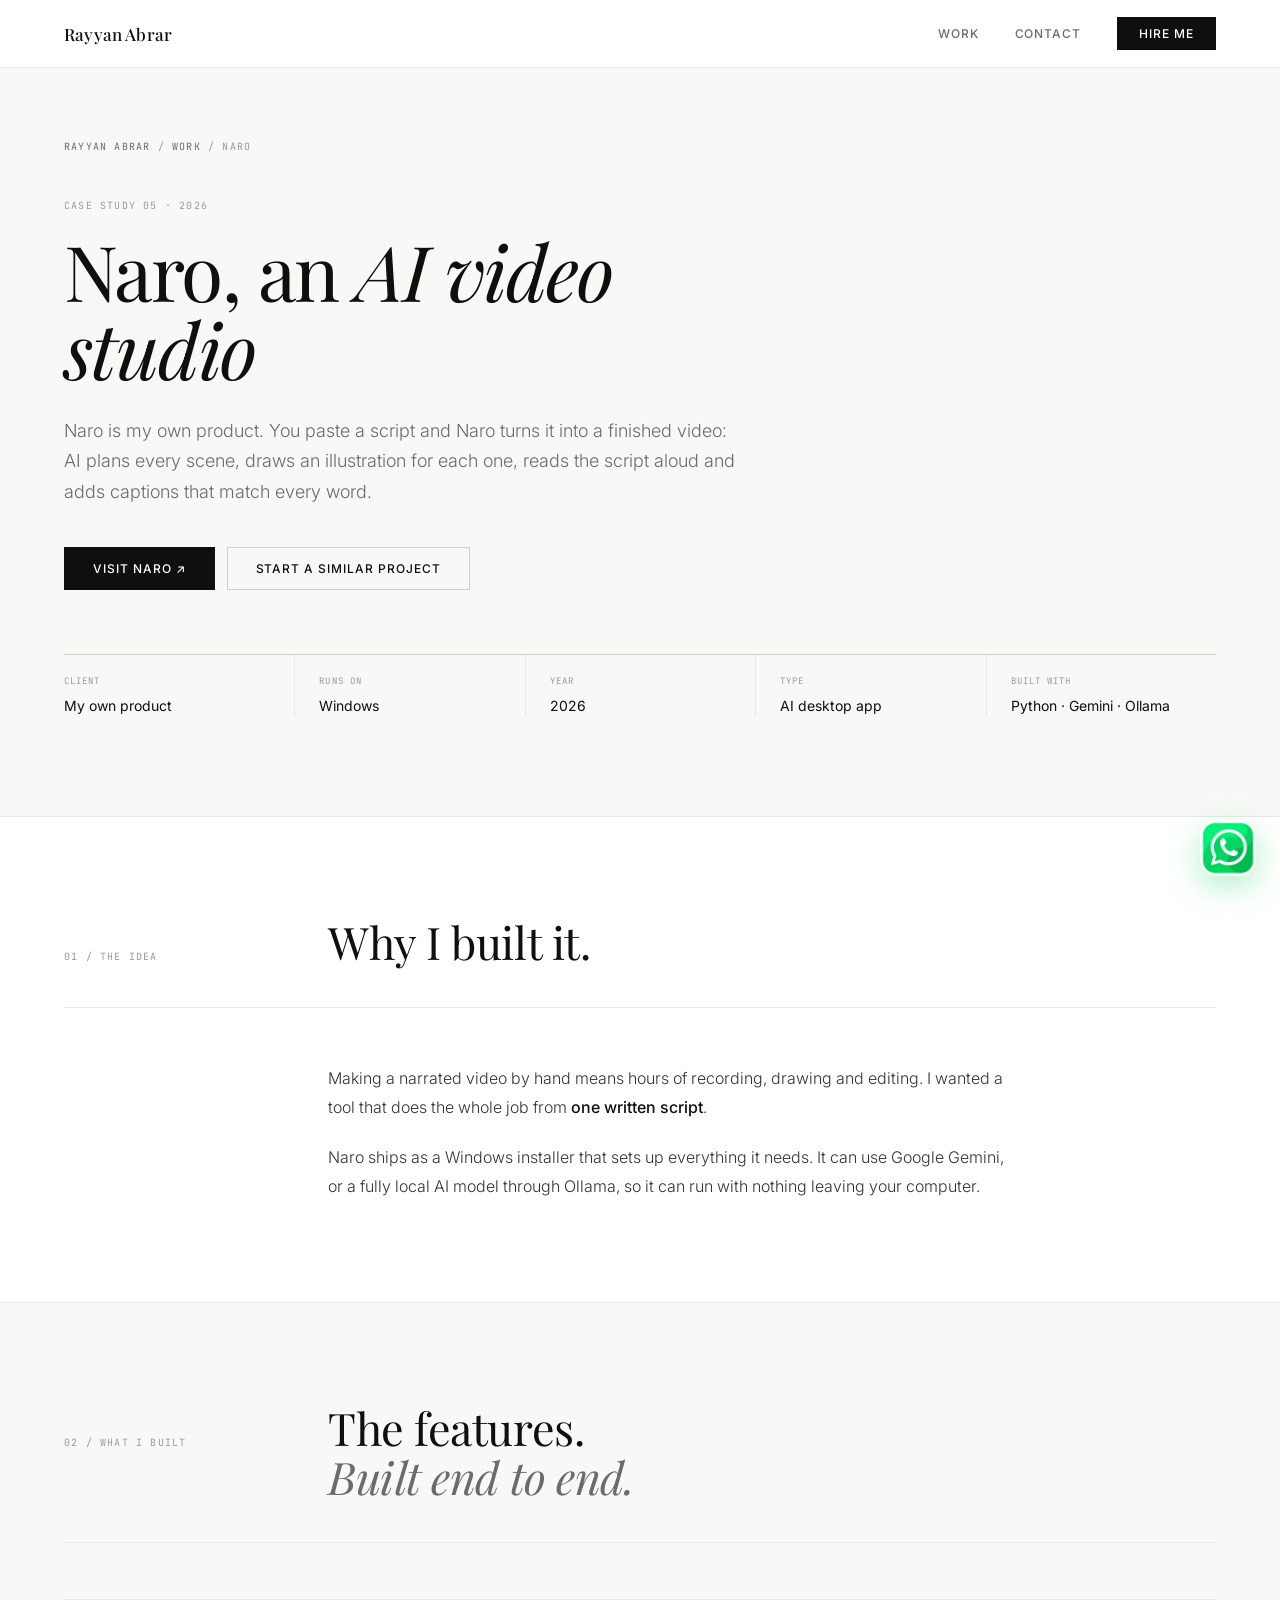
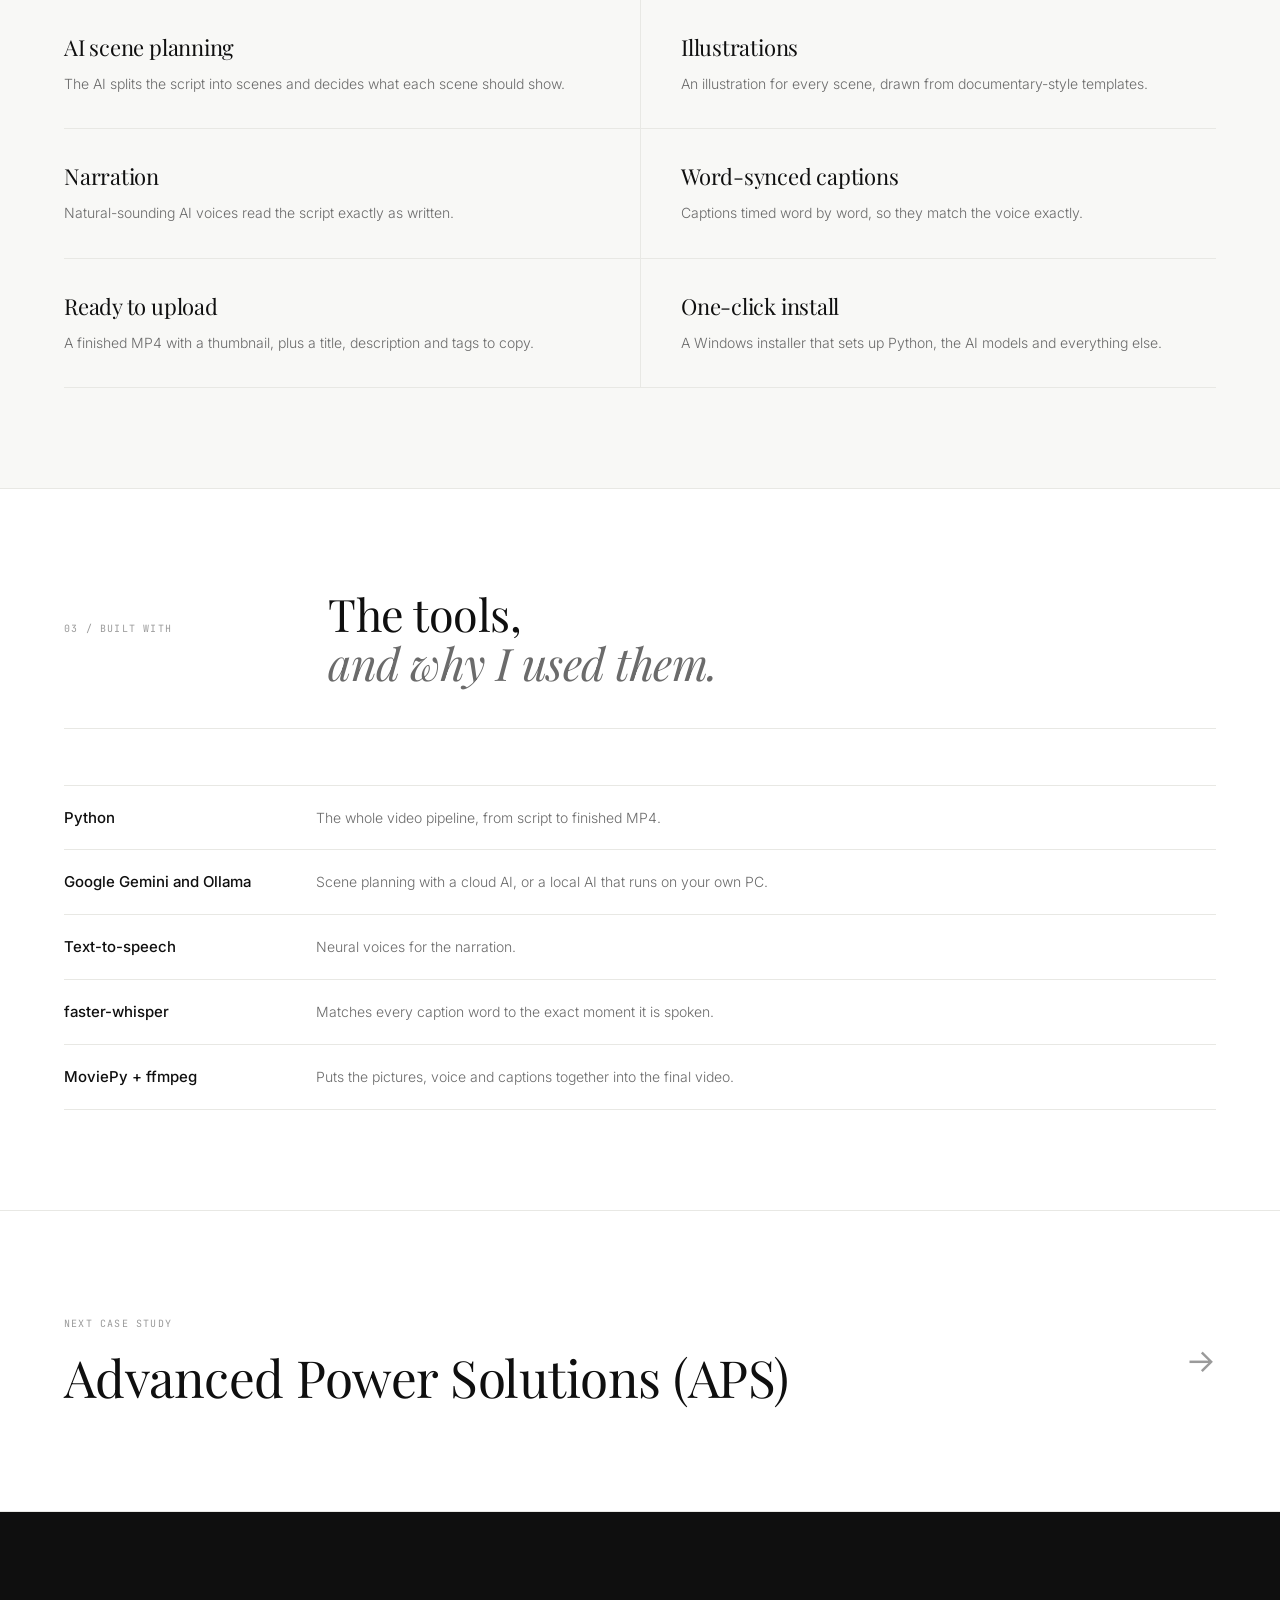
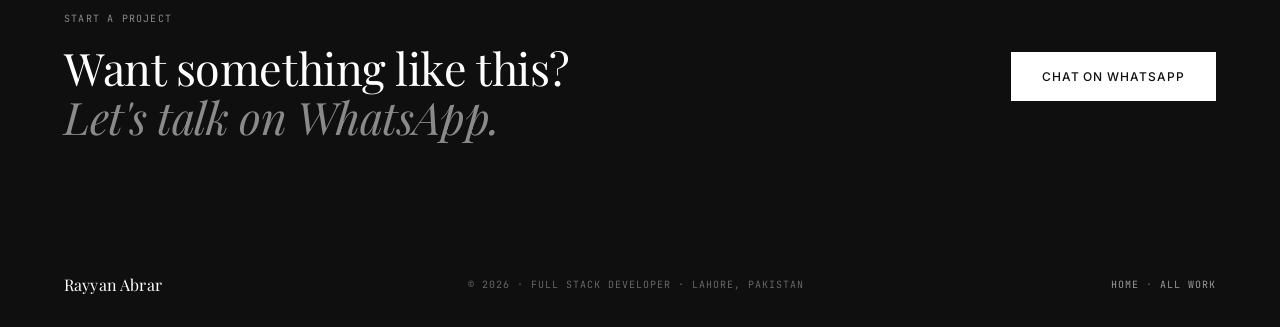
<file: work/naro/index.html>
<!DOCTYPE html>
<html lang="en">
<head>
<meta charset="UTF-8">
<meta name="viewport" content="width=device-width, initial-scale=1.0">
<link rel="icon" href="/favicon.svg" type="image/svg+xml">
<link rel="icon" href="/favicon-32.png" type="image/png" sizes="32x32">
<link rel="apple-touch-icon" href="/apple-touch-icon.png">
<title>Naro, an AI Video Studio | Case Study by Rayyan Abrar</title>
<meta name="description" content="Naro is an AI video studio built by Rayyan Abrar that turns a written script into a narrated, illustrated video with word-synced captions, and runs on a Windows PC.">
<meta name="author" content="Rayyan Abrar">
<link rel="canonical" href="https://rayyan-abrar.netlify.app/work/naro/">

<meta property="og:type" content="article">
<meta property="og:site_name" content="Rayyan Abrar">
<meta property="og:url" content="https://rayyan-abrar.netlify.app/work/naro/">
<meta property="og:title" content="Naro, an AI Video Studio | Case Study by Rayyan Abrar">
<meta property="og:description" content="Naro is an AI video studio built by Rayyan Abrar that turns a written script into a narrated, illustrated video with word-synced captions, and runs on a Windows PC.">
<meta property="og:image" content="https://rayyan-abrar.netlify.app/og-image.png">
<meta property="og:image:width" content="1200">
<meta property="og:image:height" content="630">
<meta name="twitter:card" content="summary_large_image">
<meta name="twitter:title" content="Naro, an AI Video Studio | Case Study by Rayyan Abrar">
<meta name="twitter:description" content="Naro is an AI video studio built by Rayyan Abrar that turns a written script into a narrated, illustrated video with word-synced captions, and runs on a Windows PC.">
<meta name="twitter:image" content="https://rayyan-abrar.netlify.app/og-image.png">

<script type="application/ld+json">
{
  "@context": "https://schema.org",
  "@graph": [
    {
      "@type": "WebPage",
      "@id": "https://rayyan-abrar.netlify.app/work/naro/#webpage",
      "url": "https://rayyan-abrar.netlify.app/work/naro/",
      "name": "Naro, an AI Video Studio | Case Study by Rayyan Abrar",
      "description": "Naro is an AI video studio built by Rayyan Abrar that turns a written script into a narrated, illustrated video with word-synced captions, and runs on a Windows PC.",
      "inLanguage": "en",
      "datePublished": "2026-11-27",
      "dateModified": "2026-11-27",
      "isPartOf": {
        "@id": "https://rayyan-abrar.netlify.app/#website"
      },
      "about": {
        "@id": "https://rayyan-abrar.netlify.app/work/naro/#project"
      },
      "author": {
        "@id": "https://rayyan-abrar.netlify.app/#person"
      },
      "breadcrumb": {
        "@id": "https://rayyan-abrar.netlify.app/work/naro/#breadcrumb"
      }
    },
    {
      "@type": "SoftwareApplication",
      "@id": "https://rayyan-abrar.netlify.app/work/naro/#project",
      "name": "Naro",
      "url": "https://naro-web.vercel.app",
      "description": "Naro is an AI video studio built by Rayyan Abrar that turns a written script into a narrated, illustrated video with word-synced captions, and runs on a Windows PC.",
      "dateCreated": "2026",
      "keywords": "AI video generator, text to video, AI narration, Python, desktop app",
      "creator": {
        "@id": "https://rayyan-abrar.netlify.app/#person"
      },
      "subjectOf": {
        "@id": "https://rayyan-abrar.netlify.app/work/naro/#webpage"
      },
      "applicationCategory": "MultimediaApplication",
      "operatingSystem": "Windows"
    },
    {
      "@type": "Person",
      "@id": "https://rayyan-abrar.netlify.app/#person",
      "name": "Rayyan Abrar",
      "url": "https://rayyan-abrar.netlify.app/",
      "jobTitle": "Full Stack Developer"
    },
    {
      "@type": "BreadcrumbList",
      "@id": "https://rayyan-abrar.netlify.app/work/naro/#breadcrumb",
      "itemListElement": [
        {
          "@type": "ListItem",
          "position": 1,
          "name": "Rayyan Abrar",
          "item": "https://rayyan-abrar.netlify.app/"
        },
        {
          "@type": "ListItem",
          "position": 2,
          "name": "Work",
          "item": "https://rayyan-abrar.netlify.app/#work"
        },
        {
          "@type": "ListItem",
          "position": 3,
          "name": "Naro",
          "item": "https://rayyan-abrar.netlify.app/work/naro/"
        }
      ]
    }
  ]
}
</script>
<link rel="preconnect" href="https://fonts.googleapis.com">
<link rel="preconnect" href="https://fonts.gstatic.com" crossorigin>
<link href="https://fonts.googleapis.com/css2?family=Playfair+Display:ital,wght@0,400;0,500;1,400&family=Inter:wght@300;400;500&family=JetBrains+Mono:wght@400&display=swap" rel="stylesheet">
<link rel="stylesheet" href="/work/work.css">
</head>
<body>

<nav>
  <a href="/" class="nav-brand">Rayyan Abrar</a>
  <div class="nav-links">
    <a href="/#work">Work</a>
    <a href="/#contact">Contact</a>
    <a href="https://wa.me/923234267068?text=Hi%20Rayyan%2C%20I%20saw%20your%20case%20study%20and%20would%20like%20to%20discuss%20a%20project%20with%20you." target="_blank" rel="noopener" class="nav-contact">Hire Me</a>
  </div>
</nav>

<!-- HERO -->
<header class="section cs-hero">
  <div class="cs-crumb"><a href="/">Rayyan Abrar</a> / <a href="/#work">Work</a> / Naro</div>
  <span class="sec-index">Case study 05 · 2026</span>
  <h1 class="cs-title">Naro, an <em>AI video studio</em></h1>
  <p class="cs-lead">Naro is my own product. You paste a script and Naro turns it into a finished video: AI plans every scene, draws an illustration for each one, reads the script aloud and adds captions that match every word.</p>
  <div class="cs-ctas">
    <a href="https://naro-web.vercel.app" target="_blank" rel="noopener" class="btn-primary">Visit Naro ↗</a>
    <a href="https://wa.me/923234267068?text=Hi%20Rayyan%2C%20I%20saw%20your%20case%20study%20and%20would%20like%20to%20discuss%20a%20project%20with%20you." target="_blank" rel="noopener" class="btn-secondary">Start a similar project</a>
  </div>
  <dl class="cs-facts">
      <div class="cs-fact"><dt>Client</dt><dd>My own product</dd></div>
      <div class="cs-fact"><dt>Runs on</dt><dd>Windows</dd></div>
      <div class="cs-fact"><dt>Year</dt><dd>2026</dd></div>
      <div class="cs-fact"><dt>Type</dt><dd>AI desktop app</dd></div>
      <div class="cs-fact"><dt>Built with</dt><dd>Python · Gemini · Ollama</dd></div>
  </dl>
</header>

<!-- THE BRIEF -->
<section class="section">
  <div class="sec-header">
    <span class="sec-index">01 / The idea</span>
    <h2 class="sec-title">Why I built it.</h2>
  </div>
  <div class="cs-body">
    <div></div>
    <div class="cs-prose">
      <p>Making a narrated video by hand means hours of recording, drawing and editing. I wanted a tool that does the whole job from <strong>one written script</strong>.</p>
      <p>Naro ships as a Windows installer that sets up everything it needs. It can use Google Gemini, or a fully local AI model through Ollama, so it can run with nothing leaving your computer.</p>
    </div>
  </div>
</section>

<!-- WHAT I BUILT -->
<section class="section" style="background:var(--off)">
  <div class="sec-header">
    <span class="sec-index">02 / What I built</span>
    <h2 class="sec-title">The features.<br><em>Built end to end.</em></h2>
  </div>
  <div class="cs-features">
    <div class="cs-feature">
      <h3>AI scene planning</h3>
      <p>The AI splits the script into scenes and decides what each scene should show.</p>
    </div>
    <div class="cs-feature">
      <h3>Illustrations</h3>
      <p>An illustration for every scene, drawn from documentary-style templates.</p>
    </div>
    <div class="cs-feature">
      <h3>Narration</h3>
      <p>Natural-sounding AI voices read the script exactly as written.</p>
    </div>
    <div class="cs-feature">
      <h3>Word-synced captions</h3>
      <p>Captions timed word by word, so they match the voice exactly.</p>
    </div>
    <div class="cs-feature">
      <h3>Ready to upload</h3>
      <p>A finished MP4 with a thumbnail, plus a title, description and tags to copy.</p>
    </div>
    <div class="cs-feature">
      <h3>One-click install</h3>
      <p>A Windows installer that sets up Python, the AI models and everything else.</p>
    </div>
  </div>
</section>

<!-- TECH -->
<section class="section">
  <div class="sec-header">
    <span class="sec-index">03 / Built with</span>
    <h2 class="sec-title">The tools,<br><em>and why I used them.</em></h2>
  </div>
  <div class="cs-stack">
    <div class="cs-stack-row"><span class="cs-stack-name">Python</span><span class="cs-stack-why">The whole video pipeline, from script to finished MP4.</span></div>
    <div class="cs-stack-row"><span class="cs-stack-name">Google Gemini and Ollama</span><span class="cs-stack-why">Scene planning with a cloud AI, or a local AI that runs on your own PC.</span></div>
    <div class="cs-stack-row"><span class="cs-stack-name">Text-to-speech</span><span class="cs-stack-why">Neural voices for the narration.</span></div>
    <div class="cs-stack-row"><span class="cs-stack-name">faster-whisper</span><span class="cs-stack-why">Matches every caption word to the exact moment it is spoken.</span></div>
    <div class="cs-stack-row"><span class="cs-stack-name">MoviePy + ffmpeg</span><span class="cs-stack-why">Puts the pictures, voice and captions together into the final video.</span></div>
  </div>
</section>

<!-- NEXT PROJECT -->
<section class="section">
  <a class="cs-next" href="/work/advanced-power-solutions/">
    <span>
      <span class="sec-index">Next case study</span>
      <span class="cs-next-name">Advanced Power Solutions (APS)</span>
    </span>
    <span class="cs-next-arrow" aria-hidden="true">→</span>
  </a>
</section>

<!-- WHATSAPP CTA -->
<section class="section wa-band">
  <div class="wa-band-inner">
    <div>
      <span class="sec-index">Start a project</span>
      <h2 class="sec-title">Want something like this?<br><em>Let's talk on WhatsApp.</em></h2>
    </div>
    <a href="https://wa.me/923234267068?text=Hi%20Rayyan%2C%20I%20saw%20your%20case%20study%20and%20would%20like%20to%20discuss%20a%20project%20with%20you." target="_blank" rel="noopener" class="btn-primary">Chat on WhatsApp</a>
  </div>
</section>

<footer>
  <div class="foot-name">Rayyan Abrar</div>
  <div class="foot-copy">© 2026 · Full Stack Developer · Lahore, Pakistan</div>
  <div class="foot-copy"><a href="/">Home</a> · <a href="/#work">All work</a></div>
</footer>

<a href="https://wa.me/923234267068?text=Hi%20Rayyan%2C%20I%20saw%20your%20case%20study%20and%20would%20like%20to%20discuss%20a%20project%20with%20you." target="_blank" rel="noopener" class="wa-float" aria-label="Chat with Rayyan on WhatsApp">
  <img src="/whatsapp_logo.webp" alt="WhatsApp" width="56" height="56">
</a>

</body>
</html>
</file>
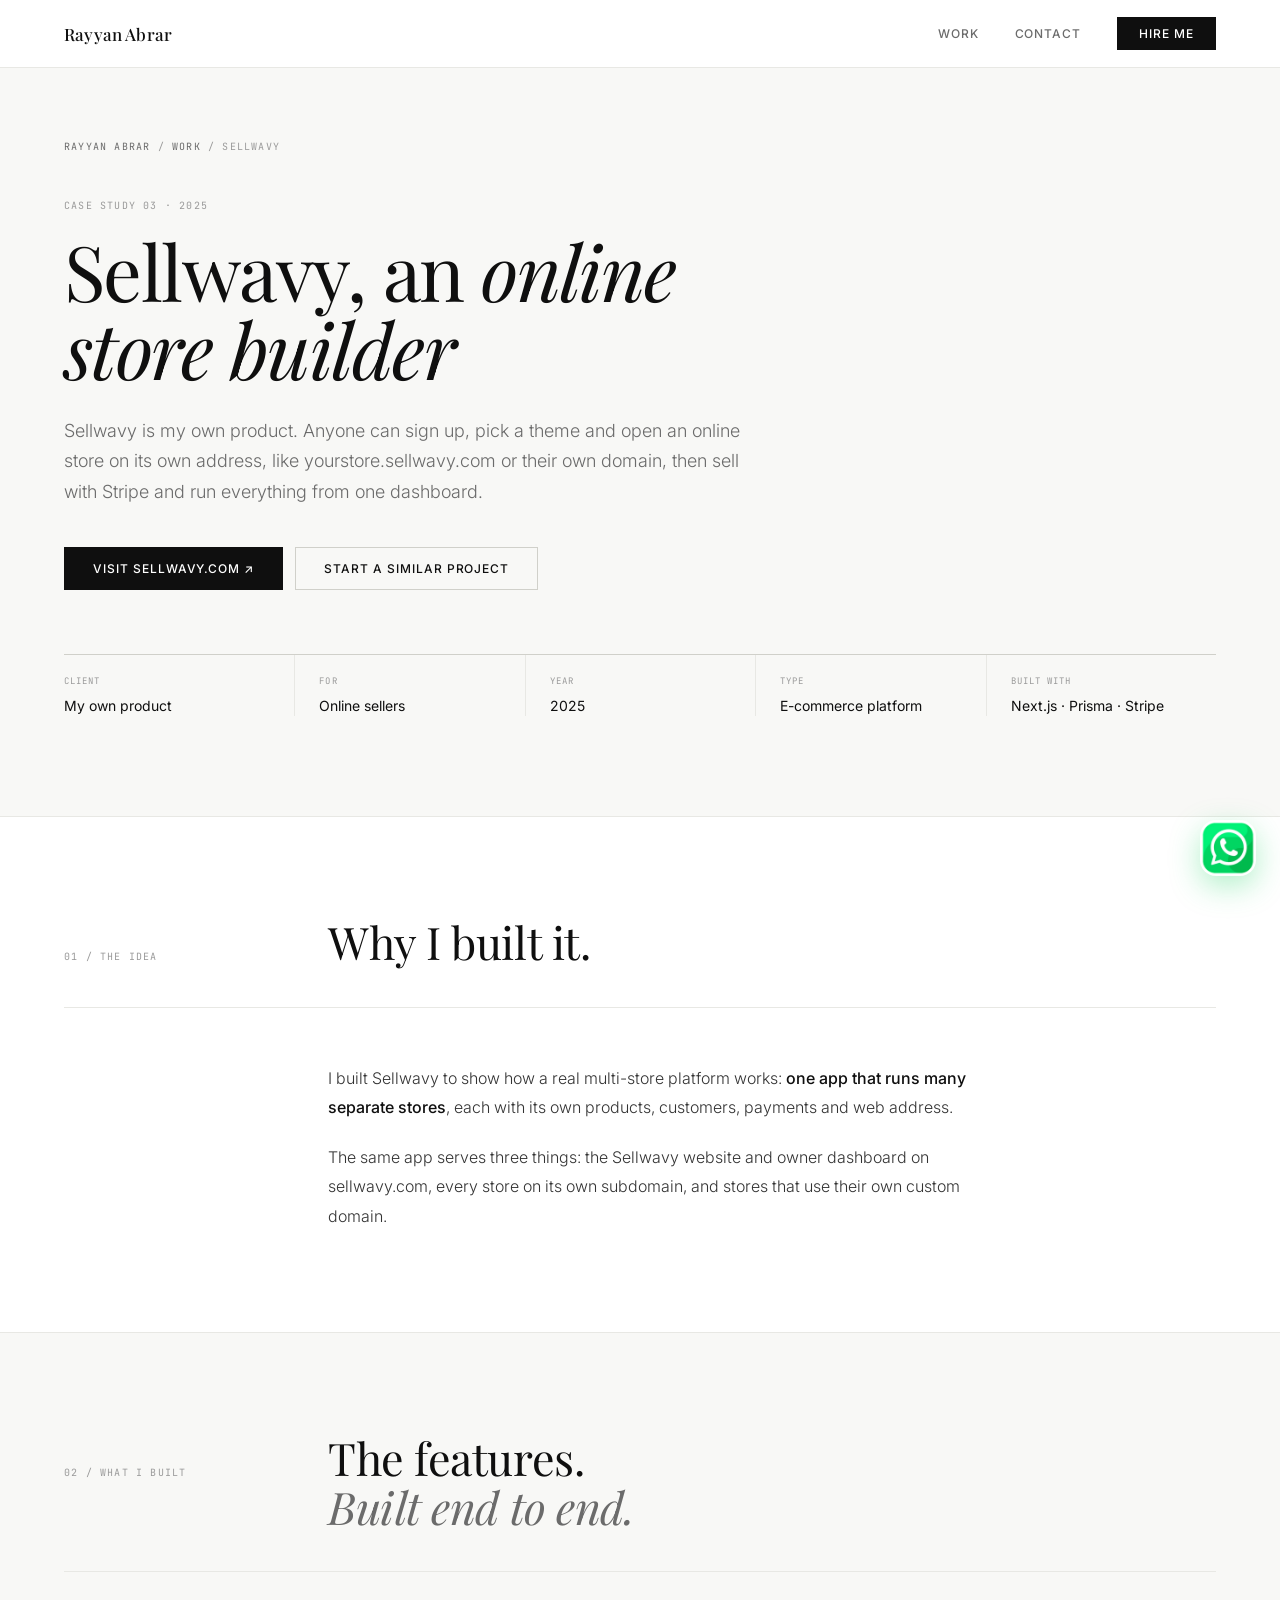
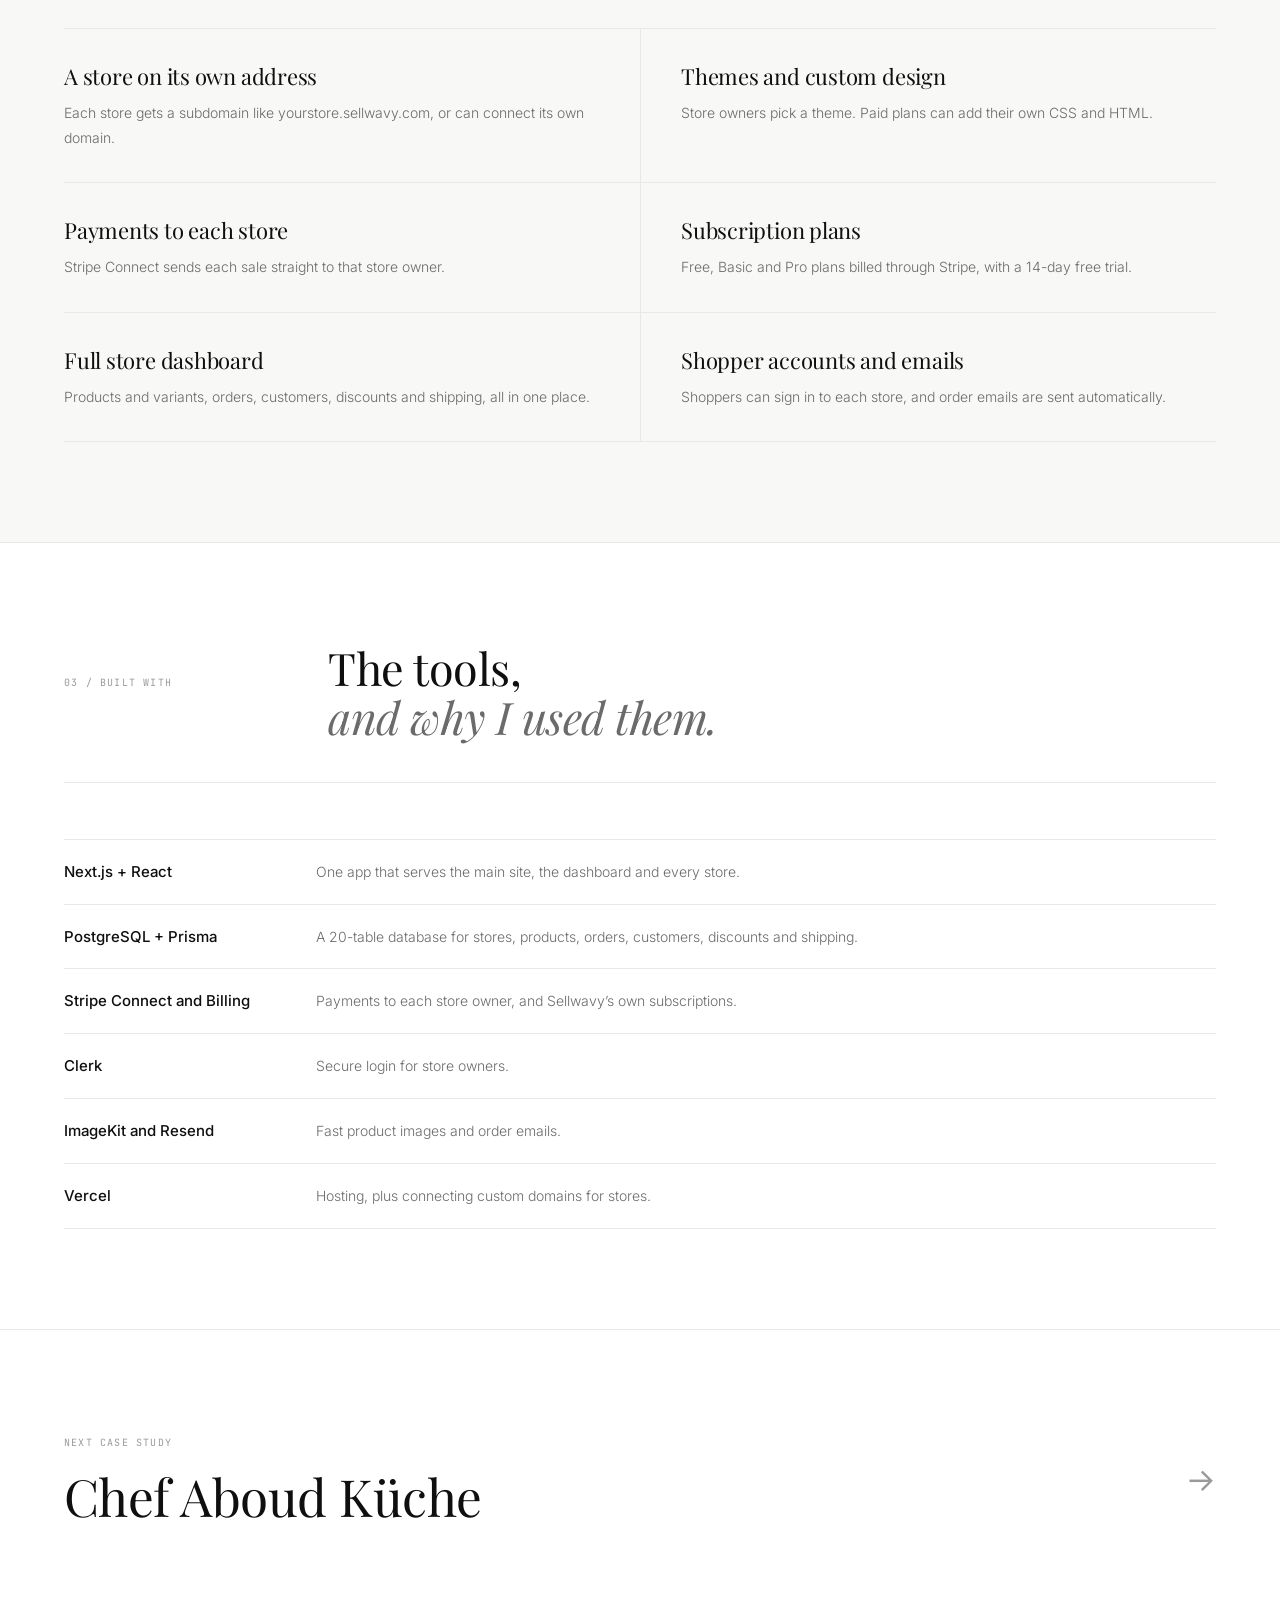
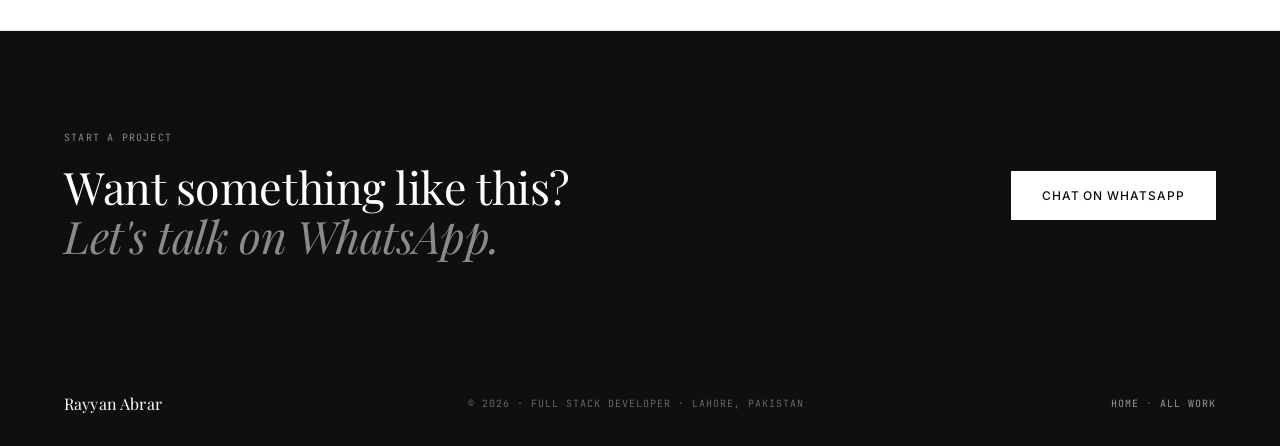
<file: work/sellwavy/index.html>
<!DOCTYPE html>
<html lang="en">
<head>
<meta charset="UTF-8">
<meta name="viewport" content="width=device-width, initial-scale=1.0">
<link rel="icon" href="/favicon.svg" type="image/svg+xml">
<link rel="icon" href="/favicon-32.png" type="image/png" sizes="32x32">
<link rel="apple-touch-icon" href="/apple-touch-icon.png">
<title>Sellwavy, a Multi-Store E-Commerce Platform | Case Study by Rayyan Abrar</title>
<meta name="description" content="Sellwavy is an e-commerce platform built by Rayyan Abrar where anyone can open an online store on its own subdomain or custom domain, with Stripe payments, subscription plans and a full store dashboard.">
<meta name="author" content="Rayyan Abrar">
<link rel="canonical" href="https://rayyan-abrar.netlify.app/work/sellwavy/">

<meta property="og:type" content="article">
<meta property="og:site_name" content="Rayyan Abrar">
<meta property="og:url" content="https://rayyan-abrar.netlify.app/work/sellwavy/">
<meta property="og:title" content="Sellwavy, a Multi-Store E-Commerce Platform | Case Study by Rayyan Abrar">
<meta property="og:description" content="Sellwavy is an e-commerce platform built by Rayyan Abrar where anyone can open an online store on its own subdomain or custom domain, with Stripe payments, subscription plans and a full store dashboard.">
<meta property="og:image" content="https://rayyan-abrar.netlify.app/og-image.png">
<meta property="og:image:width" content="1200">
<meta property="og:image:height" content="630">
<meta name="twitter:card" content="summary_large_image">
<meta name="twitter:title" content="Sellwavy, a Multi-Store E-Commerce Platform | Case Study by Rayyan Abrar">
<meta name="twitter:description" content="Sellwavy is an e-commerce platform built by Rayyan Abrar where anyone can open an online store on its own subdomain or custom domain, with Stripe payments, subscription plans and a full store dashboard.">
<meta name="twitter:image" content="https://rayyan-abrar.netlify.app/og-image.png">

<script type="application/ld+json">
{
  "@context": "https://schema.org",
  "@graph": [
    {
      "@type": "WebPage",
      "@id": "https://rayyan-abrar.netlify.app/work/sellwavy/#webpage",
      "url": "https://rayyan-abrar.netlify.app/work/sellwavy/",
      "name": "Sellwavy, a Multi-Store E-Commerce Platform | Case Study by Rayyan Abrar",
      "description": "Sellwavy is an e-commerce platform built by Rayyan Abrar where anyone can open an online store on its own subdomain or custom domain, with Stripe payments, subscription plans and a full store dashboard.",
      "inLanguage": "en",
      "datePublished": "2026-11-27",
      "dateModified": "2026-11-27",
      "isPartOf": {
        "@id": "https://rayyan-abrar.netlify.app/#website"
      },
      "about": {
        "@id": "https://rayyan-abrar.netlify.app/work/sellwavy/#project"
      },
      "author": {
        "@id": "https://rayyan-abrar.netlify.app/#person"
      },
      "breadcrumb": {
        "@id": "https://rayyan-abrar.netlify.app/work/sellwavy/#breadcrumb"
      }
    },
    {
      "@type": "SoftwareApplication",
      "@id": "https://rayyan-abrar.netlify.app/work/sellwavy/#project",
      "name": "Sellwavy",
      "url": "https://sellwavy.com/",
      "description": "Sellwavy is an e-commerce platform built by Rayyan Abrar where anyone can open an online store on its own subdomain or custom domain, with Stripe payments, subscription plans and a full store dashboard.",
      "dateCreated": "2025",
      "keywords": "e-commerce platform, multi-tenant SaaS, online store builder, Stripe Connect, Next.js",
      "creator": {
        "@id": "https://rayyan-abrar.netlify.app/#person"
      },
      "subjectOf": {
        "@id": "https://rayyan-abrar.netlify.app/work/sellwavy/#webpage"
      },
      "applicationCategory": "BusinessApplication",
      "operatingSystem": "Web"
    },
    {
      "@type": "Person",
      "@id": "https://rayyan-abrar.netlify.app/#person",
      "name": "Rayyan Abrar",
      "url": "https://rayyan-abrar.netlify.app/",
      "jobTitle": "Full Stack Developer"
    },
    {
      "@type": "BreadcrumbList",
      "@id": "https://rayyan-abrar.netlify.app/work/sellwavy/#breadcrumb",
      "itemListElement": [
        {
          "@type": "ListItem",
          "position": 1,
          "name": "Rayyan Abrar",
          "item": "https://rayyan-abrar.netlify.app/"
        },
        {
          "@type": "ListItem",
          "position": 2,
          "name": "Work",
          "item": "https://rayyan-abrar.netlify.app/#work"
        },
        {
          "@type": "ListItem",
          "position": 3,
          "name": "Sellwavy",
          "item": "https://rayyan-abrar.netlify.app/work/sellwavy/"
        }
      ]
    }
  ]
}
</script>
<link rel="preconnect" href="https://fonts.googleapis.com">
<link rel="preconnect" href="https://fonts.gstatic.com" crossorigin>
<link href="https://fonts.googleapis.com/css2?family=Playfair+Display:ital,wght@0,400;0,500;1,400&family=Inter:wght@300;400;500&family=JetBrains+Mono:wght@400&display=swap" rel="stylesheet">
<link rel="stylesheet" href="/work/work.css">
</head>
<body>

<nav>
  <a href="/" class="nav-brand">Rayyan Abrar</a>
  <div class="nav-links">
    <a href="/#work">Work</a>
    <a href="/#contact">Contact</a>
    <a href="https://wa.me/923234267068?text=Hi%20Rayyan%2C%20I%20saw%20your%20case%20study%20and%20would%20like%20to%20discuss%20a%20project%20with%20you." target="_blank" rel="noopener" class="nav-contact">Hire Me</a>
  </div>
</nav>

<!-- HERO -->
<header class="section cs-hero">
  <div class="cs-crumb"><a href="/">Rayyan Abrar</a> / <a href="/#work">Work</a> / Sellwavy</div>
  <span class="sec-index">Case study 03 · 2025</span>
  <h1 class="cs-title">Sellwavy, an <em>online store builder</em></h1>
  <p class="cs-lead">Sellwavy is my own product. Anyone can sign up, pick a theme and open an online store on its own address, like yourstore.sellwavy.com or their own domain, then sell with Stripe and run everything from one dashboard.</p>
  <div class="cs-ctas">
    <a href="https://sellwavy.com/" target="_blank" rel="noopener" class="btn-primary">Visit sellwavy.com ↗</a>
    <a href="https://wa.me/923234267068?text=Hi%20Rayyan%2C%20I%20saw%20your%20case%20study%20and%20would%20like%20to%20discuss%20a%20project%20with%20you." target="_blank" rel="noopener" class="btn-secondary">Start a similar project</a>
  </div>
  <dl class="cs-facts">
      <div class="cs-fact"><dt>Client</dt><dd>My own product</dd></div>
      <div class="cs-fact"><dt>For</dt><dd>Online sellers</dd></div>
      <div class="cs-fact"><dt>Year</dt><dd>2025</dd></div>
      <div class="cs-fact"><dt>Type</dt><dd>E-commerce platform</dd></div>
      <div class="cs-fact"><dt>Built with</dt><dd>Next.js · Prisma · Stripe</dd></div>
  </dl>
</header>

<!-- THE BRIEF -->
<section class="section">
  <div class="sec-header">
    <span class="sec-index">01 / The idea</span>
    <h2 class="sec-title">Why I built it.</h2>
  </div>
  <div class="cs-body">
    <div></div>
    <div class="cs-prose">
      <p>I built Sellwavy to show how a real multi-store platform works: <strong>one app that runs many separate stores</strong>, each with its own products, customers, payments and web address.</p>
      <p>The same app serves three things: the Sellwavy website and owner dashboard on sellwavy.com, every store on its own subdomain, and stores that use their own custom domain.</p>
    </div>
  </div>
</section>

<!-- WHAT I BUILT -->
<section class="section" style="background:var(--off)">
  <div class="sec-header">
    <span class="sec-index">02 / What I built</span>
    <h2 class="sec-title">The features.<br><em>Built end to end.</em></h2>
  </div>
  <div class="cs-features">
    <div class="cs-feature">
      <h3>A store on its own address</h3>
      <p>Each store gets a subdomain like yourstore.sellwavy.com, or can connect its own domain.</p>
    </div>
    <div class="cs-feature">
      <h3>Themes and custom design</h3>
      <p>Store owners pick a theme. Paid plans can add their own CSS and HTML.</p>
    </div>
    <div class="cs-feature">
      <h3>Payments to each store</h3>
      <p>Stripe Connect sends each sale straight to that store owner.</p>
    </div>
    <div class="cs-feature">
      <h3>Subscription plans</h3>
      <p>Free, Basic and Pro plans billed through Stripe, with a 14-day free trial.</p>
    </div>
    <div class="cs-feature">
      <h3>Full store dashboard</h3>
      <p>Products and variants, orders, customers, discounts and shipping, all in one place.</p>
    </div>
    <div class="cs-feature">
      <h3>Shopper accounts and emails</h3>
      <p>Shoppers can sign in to each store, and order emails are sent automatically.</p>
    </div>
  </div>
</section>

<!-- TECH -->
<section class="section">
  <div class="sec-header">
    <span class="sec-index">03 / Built with</span>
    <h2 class="sec-title">The tools,<br><em>and why I used them.</em></h2>
  </div>
  <div class="cs-stack">
    <div class="cs-stack-row"><span class="cs-stack-name">Next.js + React</span><span class="cs-stack-why">One app that serves the main site, the dashboard and every store.</span></div>
    <div class="cs-stack-row"><span class="cs-stack-name">PostgreSQL + Prisma</span><span class="cs-stack-why">A 20-table database for stores, products, orders, customers, discounts and shipping.</span></div>
    <div class="cs-stack-row"><span class="cs-stack-name">Stripe Connect and Billing</span><span class="cs-stack-why">Payments to each store owner, and Sellwavy’s own subscriptions.</span></div>
    <div class="cs-stack-row"><span class="cs-stack-name">Clerk</span><span class="cs-stack-why">Secure login for store owners.</span></div>
    <div class="cs-stack-row"><span class="cs-stack-name">ImageKit and Resend</span><span class="cs-stack-why">Fast product images and order emails.</span></div>
    <div class="cs-stack-row"><span class="cs-stack-name">Vercel</span><span class="cs-stack-why">Hosting, plus connecting custom domains for stores.</span></div>
  </div>
</section>

<!-- NEXT PROJECT -->
<section class="section">
  <a class="cs-next" href="/work/chef-aboud/">
    <span>
      <span class="sec-index">Next case study</span>
      <span class="cs-next-name">Chef Aboud Küche</span>
    </span>
    <span class="cs-next-arrow" aria-hidden="true">→</span>
  </a>
</section>

<!-- WHATSAPP CTA -->
<section class="section wa-band">
  <div class="wa-band-inner">
    <div>
      <span class="sec-index">Start a project</span>
      <h2 class="sec-title">Want something like this?<br><em>Let's talk on WhatsApp.</em></h2>
    </div>
    <a href="https://wa.me/923234267068?text=Hi%20Rayyan%2C%20I%20saw%20your%20case%20study%20and%20would%20like%20to%20discuss%20a%20project%20with%20you." target="_blank" rel="noopener" class="btn-primary">Chat on WhatsApp</a>
  </div>
</section>

<footer>
  <div class="foot-name">Rayyan Abrar</div>
  <div class="foot-copy">© 2026 · Full Stack Developer · Lahore, Pakistan</div>
  <div class="foot-copy"><a href="/">Home</a> · <a href="/#work">All work</a></div>
</footer>

<a href="https://wa.me/923234267068?text=Hi%20Rayyan%2C%20I%20saw%20your%20case%20study%20and%20would%20like%20to%20discuss%20a%20project%20with%20you." target="_blank" rel="noopener" class="wa-float" aria-label="Chat with Rayyan on WhatsApp">
  <img src="/whatsapp_logo.webp" alt="WhatsApp" width="56" height="56">
</a>

</body>
</html>
</file>
<file: work/work.css>
/* Shared styles for the case study pages in /work/.
   Colours, fonts and spacing match the homepage (index.html). */
*, *::before, *::after { box-sizing: border-box; margin: 0; padding: 0; }

:root {
  --white:   #ffffff;
  --off:     #f8f8f6;
  --border:  #e8e8e4;
  --border2: #d0d0ca;
  --ink:     #0f0f0f;
  --mid:     #6b6b6b;
  --light:   #9a9a9a;
  --green:   #15803d;
  --nav-h:   68px;
}

html { scroll-behavior: smooth; }
body {
  background: var(--white); color: var(--ink);
  font-family: 'Inter', sans-serif; font-weight: 400;
  -webkit-font-smoothing: antialiased; overflow-x: hidden;
}

/* ─── NAV ─────────────────────────────────────────── */
nav {
  position: fixed; top: 0; left: 0; right: 0; z-index: 100;
  height: var(--nav-h);
  background: rgba(255,255,255,0.95); backdrop-filter: blur(12px);
  border-bottom: 1px solid var(--border);
  display: flex; align-items: center; justify-content: space-between;
  padding: 0 64px;
}
.nav-brand {
  font-family: 'Playfair Display', serif; font-size: 17px; font-weight: 500;
  letter-spacing: .01em; color: var(--ink); text-decoration: none;
}
.nav-links { display: flex; align-items: center; gap: 36px; }
.nav-links a {
  font-size: 12px; font-weight: 500; letter-spacing: .08em; text-transform: uppercase;
  color: var(--mid); text-decoration: none; transition: color .2s;
}
.nav-links a:hover { color: var(--ink); }
.nav-links .nav-contact {
  background: var(--ink); color: var(--white);
  padding: 9px 22px; transition: background .2s;
}
.nav-links .nav-contact:hover { background: #333; color: var(--white); }

/* ─── BUTTONS ─────────────────────────────────────── */
.btn-primary, .btn-secondary {
  display: inline-flex; align-items: center; gap: 8px;
  font-size: 12px; font-weight: 500; letter-spacing: .08em; text-transform: uppercase;
  padding: 13px 28px; text-decoration: none;
}
.btn-primary {
  background: var(--ink); color: var(--white); border: 1px solid var(--ink);
  transition: background .2s;
}
.btn-primary:hover { background: #333; }
.btn-secondary {
  color: var(--ink); border: 1px solid var(--border2); transition: border-color .2s;
}
.btn-secondary:hover { border-color: var(--ink); }

/* ─── SECTIONS ────────────────────────────────────── */
.section { padding: 100px 64px; border-bottom: 1px solid var(--border); }
.sec-header {
  display: grid; grid-template-columns: 200px 1fr; gap: 64px;
  margin-bottom: 56px; padding-bottom: 40px; border-bottom: 1px solid var(--border);
  align-items: baseline;
}
.sec-index {
  font-family: 'JetBrains Mono', monospace; font-size: 10px;
  letter-spacing: .12em; text-transform: uppercase; color: var(--light);
}
.sec-title {
  font-family: 'Playfair Display', serif; font-size: clamp(32px, 3.5vw, 48px);
  font-weight: 400; letter-spacing: -.01em; line-height: 1.1;
}
.sec-title em { font-style: italic; color: var(--mid); }

/* ─── CASE STUDY HERO ─────────────────────────────── */
.cs-hero { padding-top: calc(var(--nav-h) + 72px); background: var(--off); }
.cs-crumb {
  font-family: 'JetBrains Mono', monospace; font-size: 10px;
  letter-spacing: .12em; text-transform: uppercase; color: var(--light);
  margin-bottom: 40px;
}
.cs-crumb a { color: var(--mid); text-decoration: none; }
.cs-crumb a:hover { color: var(--ink); text-decoration: underline; text-underline-offset: 3px; }
.cs-title {
  font-family: 'Playfair Display', serif; font-size: clamp(40px, 6vw, 80px);
  font-weight: 400; letter-spacing: -.02em; line-height: 1.02;
  max-width: 14ch; margin: 18px 0 28px;
}
.cs-lead {
  font-size: 18px; font-weight: 300; line-height: 1.7; color: var(--mid);
  max-width: 62ch; margin-bottom: 40px;
}
.cs-ctas { display: flex; gap: 12px; flex-wrap: wrap; margin-bottom: 64px; }
.cs-facts {
  display: grid; grid-template-columns: repeat(5, 1fr);
  border-top: 1px solid var(--border2);
}
.cs-fact { padding: 20px 24px 0 0; }
.cs-fact + .cs-fact { padding-left: 24px; border-left: 1px solid var(--border); }
.cs-fact dt {
  font-family: 'JetBrains Mono', monospace; font-size: 9px;
  letter-spacing: .12em; text-transform: uppercase; color: var(--light); margin-bottom: 8px;
}
.cs-fact dd { font-size: 14px; line-height: 1.5; color: var(--ink); }

/* ─── BODY TEXT ───────────────────────────────────── */
.cs-body { display: grid; grid-template-columns: 200px 1fr; gap: 64px; }
.cs-prose { max-width: 68ch; }
.cs-prose p { font-size: 16px; font-weight: 300; line-height: 1.85; color: #333; }
.cs-prose p + p { margin-top: 20px; }
.cs-prose strong { font-weight: 500; color: var(--ink); }

/* Feature list: what was built */
.cs-features { display: grid; grid-template-columns: repeat(2, 1fr); border-top: 1px solid var(--border); }
.cs-feature { padding: 32px 40px 32px 0; border-bottom: 1px solid var(--border); }
.cs-feature:nth-child(even) { padding-left: 40px; border-left: 1px solid var(--border); }
.cs-feature h3 {
  font-family: 'Playfair Display', serif; font-size: 22px; font-weight: 400;
  letter-spacing: -.01em; margin-bottom: 10px;
}
.cs-feature p { font-size: 14px; font-weight: 300; line-height: 1.75; color: var(--mid); }

/* Tech list */
.cs-stack { border-top: 1px solid var(--border); }
.cs-stack-row {
  display: grid; grid-template-columns: 220px 1fr; gap: 32px;
  padding: 20px 0; border-bottom: 1px solid var(--border); align-items: baseline;
}
.cs-stack-name { font-size: 15px; font-weight: 500; }
.cs-stack-why { font-size: 14px; font-weight: 300; line-height: 1.7; color: var(--mid); }

/* Client quote */
.cs-quote { margin: 0; max-width: 900px; }
.cs-quote blockquote {
  font-family: 'Playfair Display', serif; font-size: clamp(24px, 2.6vw, 36px);
  font-style: italic; font-weight: 400; line-height: 1.4; letter-spacing: -.01em;
  margin-bottom: 28px;
}
.cs-quote figcaption .q-name { display: block; font-size: 14px; font-weight: 500; margin-bottom: 4px; }
.cs-quote figcaption .q-co {
  font-family: 'JetBrains Mono', monospace; font-size: 10px;
  letter-spacing: .08em; text-transform: uppercase; color: var(--light);
}

/* Next project */
.cs-next {
  display: flex; align-items: center; justify-content: space-between; gap: 24px;
  text-decoration: none; color: inherit;
}
.cs-next-name {
  font-family: 'Playfair Display', serif; font-size: clamp(28px, 4vw, 52px);
  font-weight: 400; letter-spacing: -.01em; margin-top: 12px; display: block;
}
.cs-next-arrow { font-size: 32px; color: var(--light); transition: transform .2s, color .2s; }
.cs-next:hover .cs-next-name { text-decoration: underline; text-underline-offset: 6px; text-decoration-thickness: 1px; }
.cs-next:hover .cs-next-arrow { transform: translateX(6px); color: var(--ink); }

/* ─── WHATSAPP BAND ───────────────────────────────── */
.wa-band { background: var(--ink); color: var(--white); border-bottom: 1px solid var(--ink); }
.wa-band-inner { display: flex; align-items: center; justify-content: space-between; gap: 40px; flex-wrap: wrap; }
.wa-band .sec-index { color: #8a8a8a; display: block; margin-bottom: 18px; }
.wa-band .sec-title em { color: #8a8a8a; }
.wa-band .btn-primary { background: var(--white); color: var(--ink); border-color: var(--white); padding: 16px 30px; }
.wa-band .btn-primary:hover { background: #e8e8e4; }

.wa-float {
  position: fixed; right: 24px; bottom: 24px; z-index: 400;
  display: flex; align-items: center; gap: 12px; text-decoration: none;
}
.wa-float img {
  width: 56px; height: 56px; border-radius: 16px; display: block;
  box-shadow: 0 10px 30px rgba(37,211,102,.35); transition: transform .2s;
}
.wa-float:hover img { transform: scale(1.06); }

/* ─── FOOTER ──────────────────────────────────────── */
footer {
  padding: 32px 64px; background: var(--ink);
  display: flex; align-items: center; justify-content: space-between;
}
.foot-name { font-family: 'Playfair Display', serif; font-size: 16px; color: var(--white); letter-spacing: .01em; }
.foot-copy {
  font-family: 'JetBrains Mono', monospace; font-size: 10px;
  letter-spacing: .1em; text-transform: uppercase; color: #666;
}
.foot-copy a { color: #999; text-decoration: none; }
.foot-copy a:hover { color: var(--white); }

/* ─── RESPONSIVE ──────────────────────────────────── */
@media (max-width: 1024px) {
  nav, .section, footer { padding-left: 32px; padding-right: 32px; }
  .cs-facts { grid-template-columns: repeat(3, 1fr); row-gap: 24px; }
  .cs-fact:nth-child(4) { padding-left: 0; border-left: none; }
  .cs-body { grid-template-columns: 1fr; gap: 24px; }
}
@media (max-width: 768px) {
  :root { --nav-h: 60px; }
  nav { padding: 0 24px; }
  .nav-links { gap: 0; }
  .nav-links a:not(.nav-contact) { display: none; }
  .nav-links .nav-contact { padding: 8px 14px; font-size: 11px; }
  .section { padding: 60px 24px; }
  .cs-hero { padding-top: calc(var(--nav-h) + 40px); }
  .cs-lead { font-size: 16px; }
  .cs-ctas { flex-direction: column; }
  .cs-ctas a { justify-content: center; }
  .cs-facts { grid-template-columns: 1fr 1fr; }
  .cs-fact, .cs-fact + .cs-fact { padding: 16px 0 0; border-left: none; }
  .sec-header { grid-template-columns: 1fr; gap: 12px; margin-bottom: 36px; }
  .cs-features { grid-template-columns: 1fr; }
  .cs-feature, .cs-feature:nth-child(even) { padding: 24px 0; border-left: none; }
  .cs-stack-row { grid-template-columns: 1fr; gap: 6px; }
  .wa-band .btn-primary { width: 100%; justify-content: center; }
  .wa-float { right: 16px; bottom: 16px; }
  .wa-float img { width: 50px; height: 50px; }
  footer { flex-direction: column; gap: 10px; text-align: center; padding: 28px 24px; }
}
</file>
